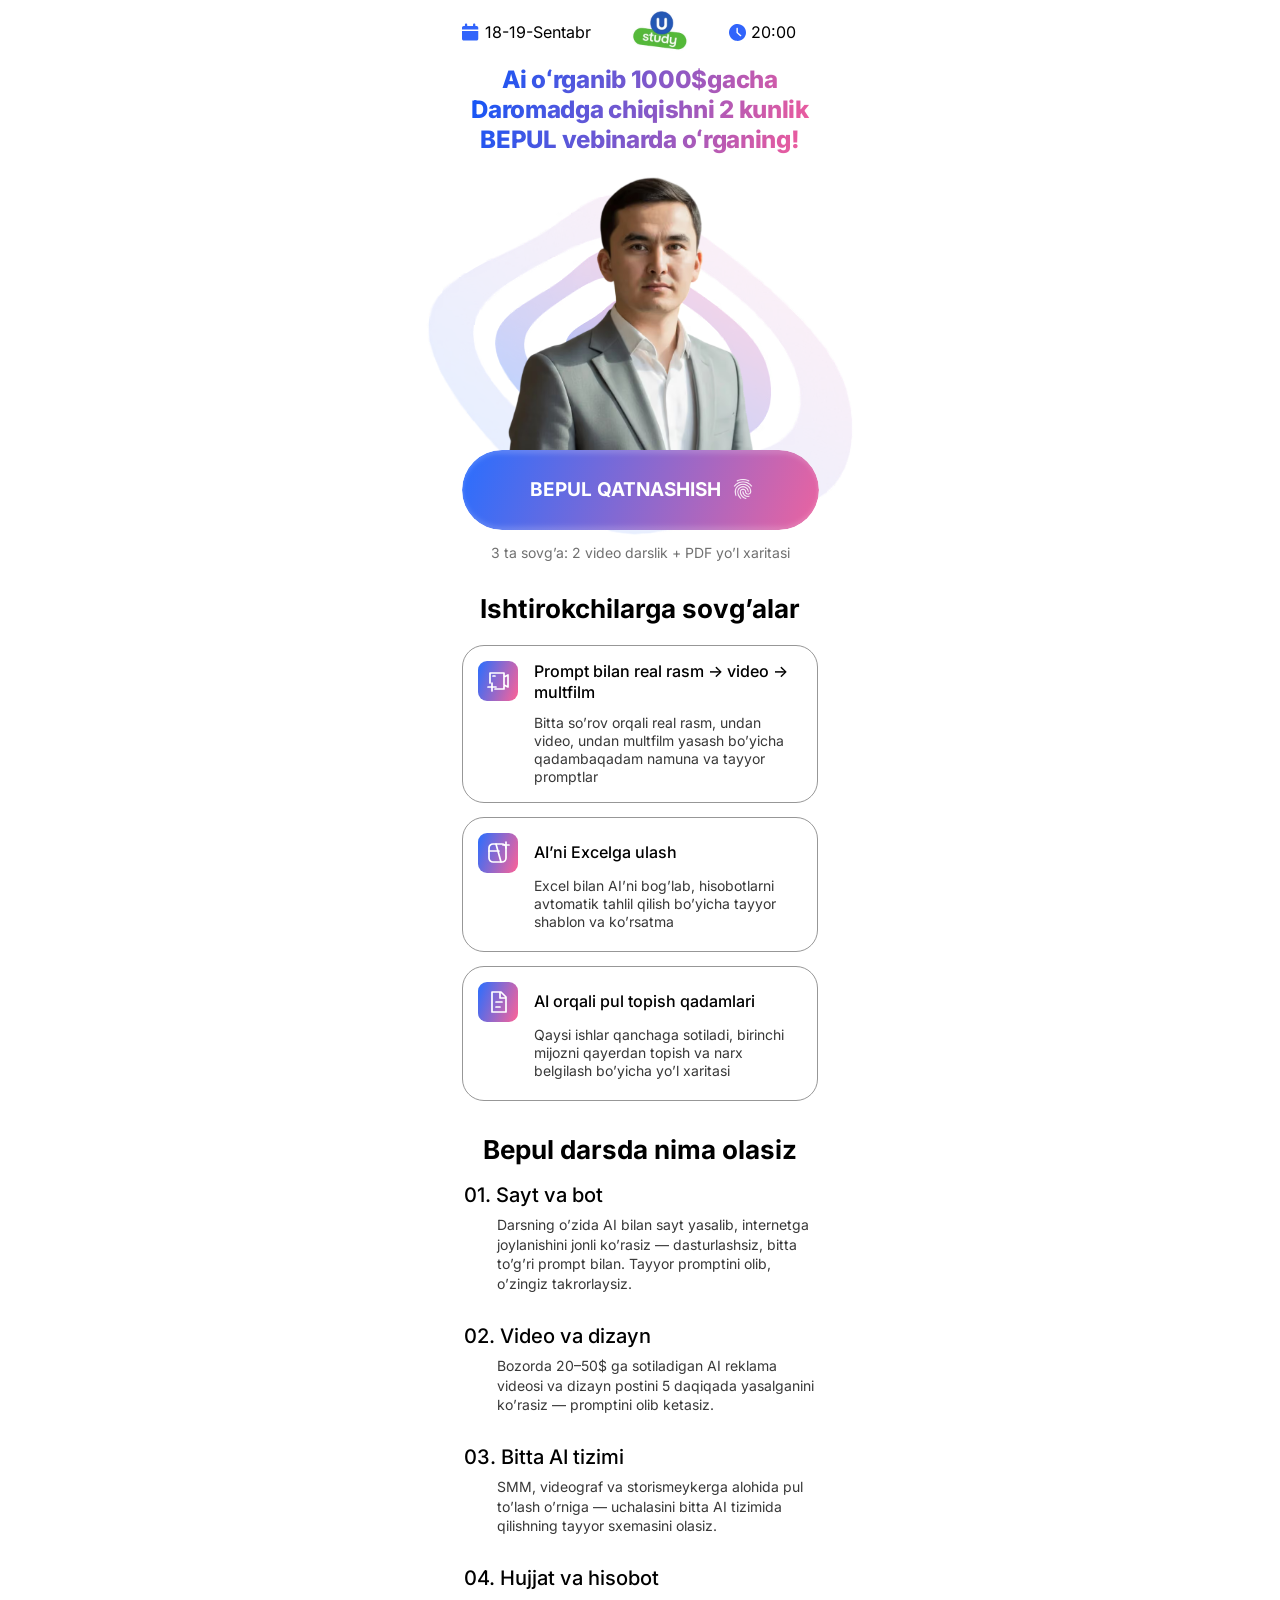
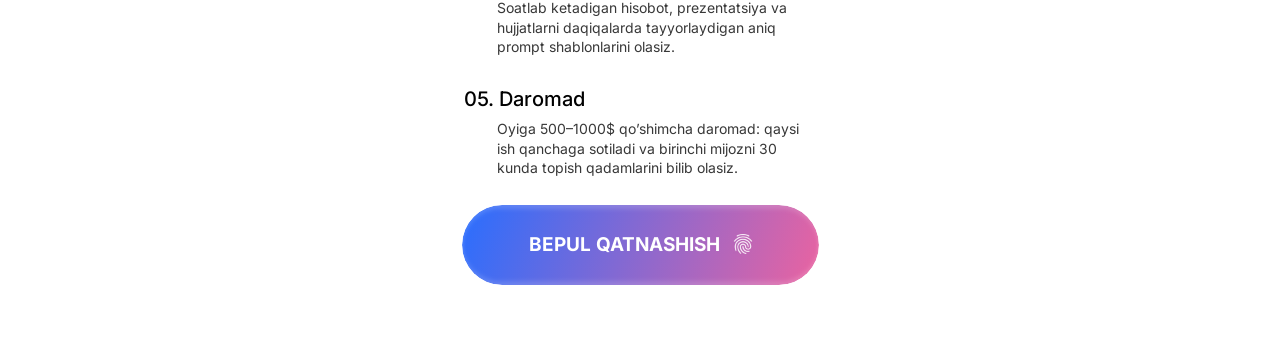
<file: index.html>
<!doctype html>
<html lang="uz">
<head>
<meta charset="utf-8">
<meta name="viewport" content="width=390, viewport-fit=cover">
<title>Ai oʻrganib 1000$gacha Daromadga chiqishni 2 kunlik BEPUL vebinarda oʻrganing!</title>
<meta name="description" content="Sun’iy intellektga to’g’ri prompt berish orqali — yillab kod o’rganmasdan. Bepul jonli dars.">
<meta name="theme-color" content="#ffffff">
<meta property="og:title" content="Ai oʻrganib 1000$gacha Daromadga chiqishni 2 kunlik BEPUL vebinarda oʻrganing!">
<meta property="og:description" content="Sun’iy intellektga to’g’ri prompt berish orqali — yillab kod o’rganmasdan. Bepul jonli dars.">
<meta property="og:image" content="https://suniy-intellektt.vercel.app/assets/speaker.avif">
<meta property="og:url" content="https://suniy-intellektt.vercel.app/">
<meta property="og:type" content="website">
<link rel="canonical" href="https://suniy-intellektt.vercel.app/">
<link rel="icon" href="./assets/logo.avif">
<style>
@font-face{font-family:Inter;src:url(./fonts/inter-latin-400-800.woff2) format("woff2");font-style:normal;font-weight:400 800;font-display:swap}@font-face{font-family:"Inter Fallback";src:local("Arial");size-adjust:104.971%;ascent-override:92.287%;descent-override:22.979%;line-gap-override:0%}
:root{--blue:#3164fb;--gradient:linear-gradient(110deg,#286eff,#ff6296);--font:Inter,"Inter Fallback",Arial,sans-serif}*,*::before,*::after{box-sizing:border-box}html{-webkit-text-size-adjust:100%}body{position:relative;margin:0;background:#fff;color:#000;font-family:var(--font);font-size:14px;line-height:1.3;-webkit-font-smoothing:antialiased}img,svg{display:block}button{font:inherit;cursor:pointer}p,h1,h2,h3{margin:0}.page{position:relative;z-index:1;width:390px;min-height:1941px;margin-inline:auto;overflow:hidden}.hero{position:relative;height:592px}.event{position:relative;height:65px}.event svg,.event p,.logo{position:absolute}.date-ico{left:17px;top:23px;width:17px;height:18px}.date-txt{left:40px;top:24.228px;font-size:16px;line-height:16px}.clock-ico{left:284px;top:24px;width:17px;height:17px}.clock-txt{left:306px;top:24.234px;width:45px;font-size:16px;line-height:16px;text-align:center}.logo{left:181px;top:-3px;width:68px;height:68px;background:url(./assets/logo.avif) center/contain no-repeat}.h1{position:absolute;left:6px;top:65px;width:378px;font-family:var(--font);font-size:24px;font-weight:800;line-height:30px;text-align:center;letter-spacing:-.3px;background:linear-gradient(110deg,#0055ff,#ff5c96);-webkit-background-clip:text;background-clip:text;color:transparent}.headline-line{display:block;white-space:nowrap}.intro{position:absolute;left:45px;top:170px;width:301px;font-size:14px;font-weight:500;line-height:18.2px;text-align:center;color:#626262}.hero-art{position:absolute;top:-60px;left:0;width:100%;height:718px;overflow:hidden;pointer-events:none}.ring{position:absolute;background-position:center;background-size:100% 100%;background-repeat:no-repeat;pointer-events:none}.ring-middle{left:calc(50% - 194.279px);top:255.734px;width:382px;height:340px;background-image:url(./assets/s1-ring-middle.avif)}.ring-inner{left:calc(50% - 98.641px);top:332.365px;width:191px;height:170px;background-image:url(./assets/s1-ring-inner.avif)}.ring-outer{left:calc(50% - 293.395px);top:160.908px;width:598px;height:557px;background-image:url(./assets/s1-ring-outer.avif)}.person{position:absolute;left:57px;top:176px;width:257px;height:303px;background:url(./assets/speaker.avif) center/100% 100% no-repeat}.cta{position:relative;display:block;width:357px;height:80px;margin-inline:auto;padding:0;border:0;border-radius:96px;background:url(./assets/txt/cta-bg.svg) center/100% 100% no-repeat;color:#fff}.cta-1{position:absolute;left:17px;top:450px}.cta-label{position:absolute;left:59px;top:30px;width:208px;font-family:var(--font);font-size:19px;font-weight:700;line-height:20px;text-align:center;white-space:nowrap}.cta-icon{position:absolute;left:271px;top:29px;width:20px;height:20px}.cta:focus-visible{outline:3px solid var(--blue);outline-offset:5px}.caption{position:absolute;left:46px;top:546px;width:299px;color:#707070;font-size:14px;line-height:14px;text-align:center}
.section-title{position:relative;height:33px;font-family:var(--font);font-size:26px;font-weight:700;line-height:33px;text-align:center}.gifts-title{width:378px;margin-inline:auto}
</style>
<link rel="stylesheet" href="./css/main.css" media="print" onload="this.media='all'" />
<noscript>
  <link rel="stylesheet" href="./css/main.css" />
</noscript>
</head>
<body data-variant="1">

<div class="hero-art" aria-hidden="true">
    <div class="ring ring-middle" aria-hidden="true"></div>
    <div class="ring ring-inner" aria-hidden="true"></div>
    <div class="ring ring-outer" aria-hidden="true"></div>
</div>

<main class="page">
  <section class="hero" aria-labelledby="hero-title">
    <header class="event" aria-label="Dars sanasi va vaqti">
      <svg class="date-ico" width="17" height="18" viewBox="0 0 18 18" fill="none" aria-hidden="true"><path fill-rule="evenodd" clip-rule="evenodd" d="M5.535 1.28571C5.535 0.575634 4.9843 0 4.305 0C3.62569 0 3.075 0.575634 3.075 1.28571V2.57143H1.845C0.826034 2.57143 0 3.43488 0 4.5V6.42857H17.22V4.5C17.22 3.43488 16.3939 2.57143 15.375 2.57143H14.1451V1.28571C14.1451 0.575634 13.5944 0 12.9151 0C12.2358 0 11.6851 0.575634 11.6851 1.28571V2.57143H5.535V1.28571ZM17.22 8.03571H0V16.0714C0 17.1365 0.826034 18 1.845 18H15.375C16.3939 18 17.22 17.1365 17.22 16.0714V8.03571Z" fill="#3164FB"/></svg>
      <p class="date-txt">18-19-Sentabr</p>
      <div class="logo" role="img" aria-label="uStudy"></div>
      <svg class="clock-ico" width="17" height="17" viewBox="0 0 17 17" fill="none" aria-hidden="true"><path d="M8.5 0C6.81886 0 5.17547 0.495364 3.77766 1.42345C2.37984 2.35154 1.29037 3.67066 0.647028 5.21401C0.00368291 6.75736 -0.164645 8.45562 0.163329 10.094C0.491303 11.7324 1.30085 13.2374 2.4896 14.4187C3.67834 15.5999 5.1929 16.4043 6.84173 16.7302C8.49057 17.0561 10.1996 16.8888 11.7528 16.2496C13.306 15.6103 14.6335 14.5277 15.5675 13.1387C16.5015 11.7498 17 10.1168 17 8.44625C17 6.20617 16.1045 4.05783 14.5104 2.47385C12.9163 0.88987 10.7543 0 8.5 0ZM12.1833 12.1204C12.1203 12.1892 12.0442 12.2449 11.9594 12.2843C11.8746 12.3237 11.7828 12.346 11.6893 12.3499C11.5957 12.3539 11.5024 12.3393 11.4145 12.3072C11.3267 12.275 11.2461 12.2259 11.1775 12.1626L7.63584 8.9671C7.56886 8.89826 7.51673 8.81656 7.48262 8.727C7.44852 8.63744 7.43317 8.54191 7.4375 8.44625V4.57505C7.4375 4.38838 7.51213 4.20935 7.64497 4.07735C7.77781 3.94535 7.95797 3.8712 8.14583 3.8712C8.3337 3.8712 8.51386 3.94535 8.6467 4.07735C8.77954 4.20935 8.85417 4.38838 8.85417 4.57505V8.13656L12.1338 11.1279C12.2725 11.2532 12.3556 11.428 12.3649 11.614C12.3742 11.8 12.3089 11.9821 12.1833 12.1204Z" fill="#3164FB"/></svg>
      <p class="clock-txt">20:00</p>
    </header>
    <h1 id="hero-title" class="h1"><span class="headline-line">Ai oʻrganib 1000$gacha</span> <span class="headline-line">Daromadga chiqishni 2 kunlik</span> <span class="headline-line">BEPUL vebinarda oʻrganing!</span></h1>
    <!-- <p class="intro">Sun’iy intellektga to’g’ri prompt berish orqali — yillab kod o’rganmasdan. Bepul jonli dars.</p> -->
    <div class="person" role="img" aria-label="Vebinar spikeri"></div>
    <button type="button" class="cta cta-1 registerBtn">
      <span class="cta-label">BEPUL QATNASHISH</span>
      <img class="cta-icon" src="./assets/s1-fingerprint.avif" alt="" width="20" height="20" loading="lazy" decoding="async">
    </button>
    <p class="caption">3 ta sovg’a: 2 video darslik + PDF yo’l xaritasi</p>
  </section>
  <section class="gifts" aria-labelledby="gifts-title">
    <h2 id="gifts-title" class="section-title gifts-title">Ishtirokchilarga sovg’alar</h2>
    <div class="gift-list">
      <article class="gift-card">
        <span class="gift-icon" aria-hidden="true"><svg viewBox="0 0 24 24" fill="none" stroke="currentColor" stroke-width="1.7" stroke-linecap="round" stroke-linejoin="round"><path d="M4 14V4h14v16H9M18 8l4-2v12l-4-2M2 18h8m-4-4v8M7 7h2"/></svg></span>
        <h3>Prompt bilan real rasm → video → multfilm</h3>
        <p>Bitta so’rov orqali real rasm, undan video, undan multfilm yasash bo’yicha qadambaqadam namuna va tayyor promptlar</p>
      </article>
      <article class="gift-card">
        <span class="gift-icon" aria-hidden="true"><svg viewBox="0 0 24 24" fill="none" stroke="currentColor" stroke-width="1.7" stroke-linecap="round" stroke-linejoin="round"><rect x="3" y="3" width="17" height="18" rx="4"/><path d="M3 10h10m-3-7 5 18m5-20v6m-3-3h6"/></svg></span>
        <h3>AI’ni Excelga ulash</h3>
        <p>Excel bilan AI’ni bog’lab, hisobotlarni avtomatik tahlil qilish bo’yicha tayyor shablon va ko’rsatma</p>
      </article>
      <article class="gift-card">
        <span class="gift-icon" aria-hidden="true"><svg viewBox="0 0 24 24" fill="none" stroke="currentColor" stroke-width="1.7" stroke-linecap="round" stroke-linejoin="round"><path d="M6 2h9l5 5v15H6zM14 2v6h6M10 12h6m-6 5h4"/></svg></span>
        <h3>AI orqali pul topish qadamlari</h3>
        <p>Qaysi ishlar qanchaga sotiladi, birinchi mijozni qayerdan topish va narx belgilash bo’yicha yo’l xaritasi</p>
      </article>
    </div>
  </section>
  <section class="lessons" aria-labelledby="lessons-title">
    <h2 id="lessons-title" class="section-title lessons-title">Bepul darsda nima olasiz</h2>
    <div class="lesson-list">
      <article class="lesson">
        <h3>01. Sayt va bot</h3>
        <p>Darsning o’zida AI bilan sayt yasalib, internetga joylanishini jonli ko’rasiz — dasturlashsiz, bitta to’g’ri prompt bilan. Tayyor promptini olib, o’zingiz takrorlaysiz.</p>
      </article>
      <article class="lesson">
        <h3>02. Video va dizayn</h3>
        <p>Bozorda 20–50$ ga sotiladigan AI reklama videosi va dizayn postini 5 daqiqada yasalganini ko’rasiz — promptini olib ketasiz.</p>
      </article>
      <article class="lesson">
        <h3>03. Bitta AI tizimi</h3>
        <p>SMM, videograf va storismeykerga alohida pul to’lash o’rniga — uchalasini bitta AI tizimida qilishning tayyor sxemasini olasiz.</p>
      </article>
      <article class="lesson">
        <h3>04. Hujjat va hisobot</h3>
        <p>Soatlab ketadigan hisobot, prezentatsiya va hujjatlarni daqiqalarda tayyorlaydigan aniq prompt shablonlarini olasiz.</p>
      </article>
      <article class="lesson">
        <h3>05. Daromad</h3>
        <p>Oyiga 500–1000$ qo’shimcha daromad: qaysi ish qanchaga sotiladi va birinchi mijozni 30 kunda topish qadamlarini bilib olasiz.</p>
      </article>
    </div>
  </section>
    <button type="button" class="cta cta-2 registerBtn">
      <span class="cta-label">BEPUL QATNASHISH</span>
      <img class="cta-icon" src="./assets/s1-fingerprint.avif" alt="" width="20" height="20" loading="lazy" decoding="async">
    </button>
</main>

<div id="registrationModal" class="homeModal" style="display: none">
  <div class="homeModalOverlay"></div>
  <div class="homeFormContainer">
    <button class="closeButton" id="closeModalBtn" aria-label="Yopish">
      <svg width="16" height="16" viewBox="0 0 12 12" fill="none">
        <path d="M1 11L11 1M1 1.00001L11 11" stroke="currentColor" stroke-width="1.5" stroke-linecap="round" />
      </svg>
    </button>
    <div class="homeFormTop">
      <h2 class="homeFormTopTitle">Ro’yxatdan o’tish uchun telefon raqamingizni kiriting!</h2>
    </div>
    <form id="registrationForm" name="contact-form">
      <div class="HomeFormRow">
        <label class="HomeFormRowLabel" for="phone">Telefon raqamingiz:</label>
        <div class="phone-input-container">
          <button type="button" class="selected-country" id="selectedCountry" aria-label="Davlat kodini tanlash">
            <span class="selected-flag" id="selectedCountryFlag">🇺🇿</span>
            <svg id="dropdownIcon" width="16" height="16" viewBox="0 0 24 24" fill="none" stroke="currentColor" stroke-width="2" stroke-linecap="round" stroke-linejoin="round"><polyline points="6 9 12 15 18 9" /></svg>
            <span class="selected-code" id="selectedCountryCodeText">+998</span>
          </button>
          <div class="country-dropdown" id="countryDropdown" style="display: none"></div>
          <div class="phone-field">
            <input class="HomeFormRowInput phone-input" type="tel" id="phone" name="phone" inputmode="numeric" placeholder="88 888 88 88" autocomplete="tel" style="border: none; background-color: transparent; padding-left: 5px" />
          </div>
        </div>
        <p class="homeFormErrorText" id="phoneError" style="display: none">❌ Telefon raqam mos emas!</p>
      </div>
      <button type="submit" class="HomeFormBtn" id="submitBtn">DAVOM ETISH</button>
    </form>
  </div>
</div>

<script defer src="./js/timer.js"></script>
<script defer src="./js/phoneFormatter.js"></script>
<script defer src="./js/app.js"></script>
<!-- Meta Pixel Code -->
<script>
!function(f,b,e,v,n,t,s)
{if(f.fbq)return;n=f.fbq=function(){n.callMethod?
n.callMethod.apply(n,arguments):n.queue.push(arguments)};
if(!f._fbq)f._fbq=n;n.push=n;n.loaded=!0;n.version='2.0';
n.queue=[];t=b.createElement(e);t.async=!0;
t.src=v;s=b.getElementsByTagName(e)[0];
s.parentNode.insertBefore(t,s)}(window, document,'script',
'https://connect.facebook.net/en_US/fbevents.js');
fbq('init', '1569223030890988');
fbq('track', 'PageView');
</script>
<noscript><img alt="" loading="lazy" decoding="async" height="1" width="1" style="display:none"
src="https://www.facebook.com/tr?id=1569223030890988&ev=PageView&noscript=1"
/></noscript>
<!-- End Meta Pixel Code -->
</body>
</html>
</file>
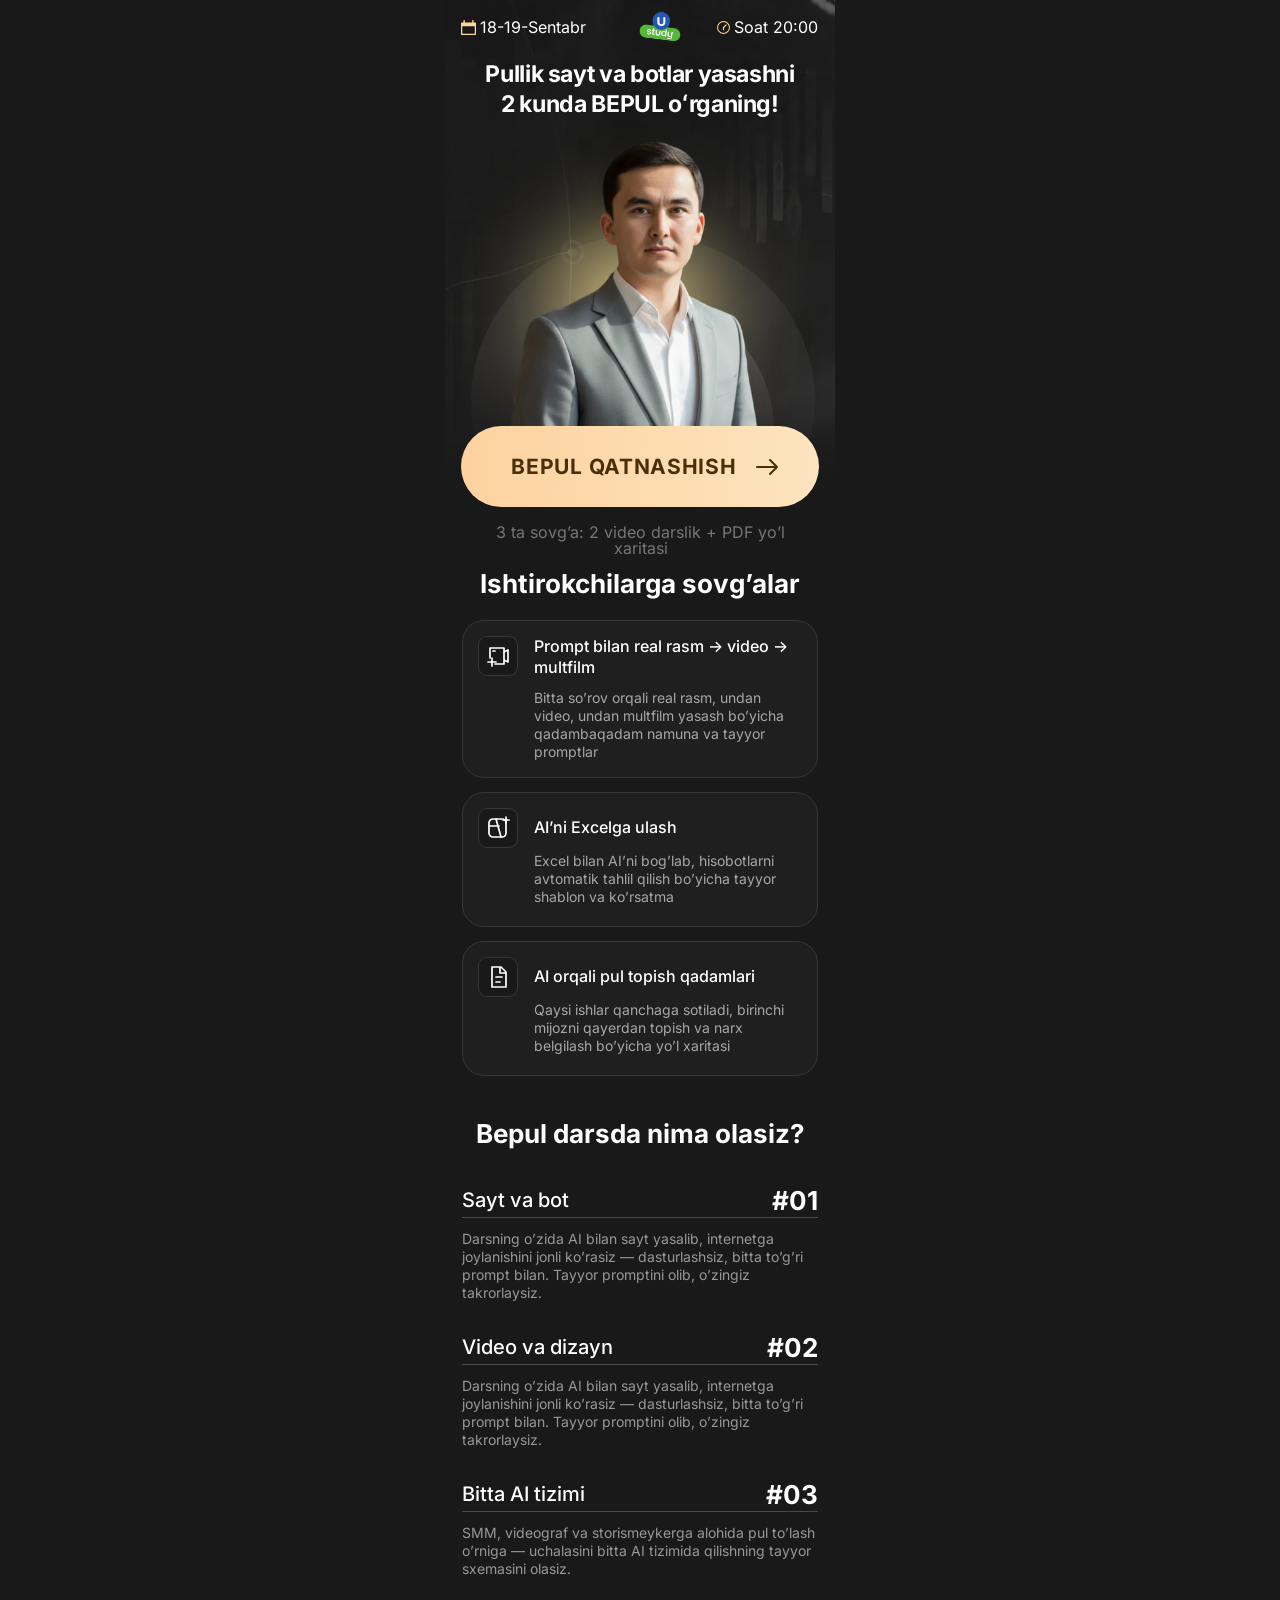
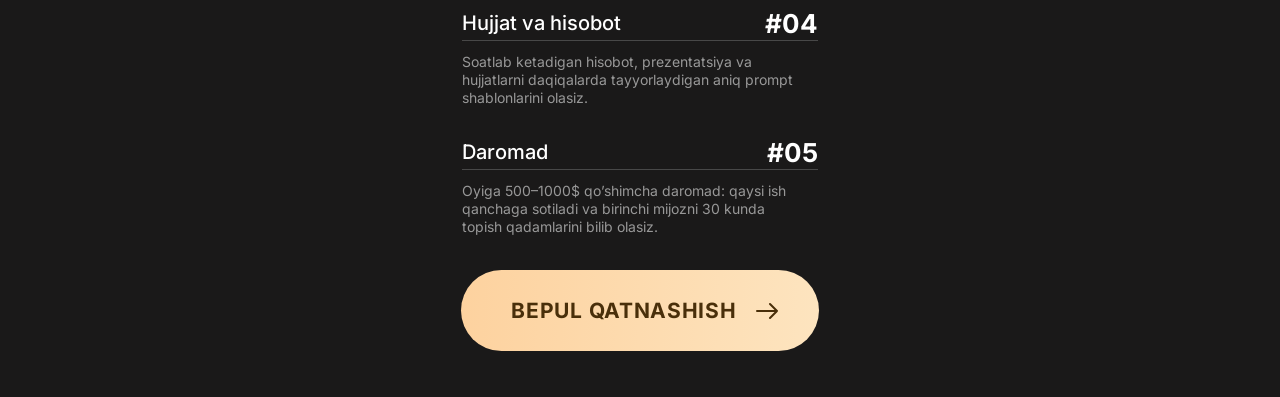
<file: a/index.html>
<!doctype html>
<html lang="uz">
<head>
<meta charset="utf-8">
<base href="/a/">
<meta name="viewport" content="width=390, viewport-fit=cover">
<title>Pullik sayt va botlar yasashni 2 kunda BEPUL oʻrganing!</title>
<meta name="description" content="Qaysi ishlar qanchaga sotiladi, birinchi mijozni qayerdan topish va narxni qanday belgilash — 2 kunlik bepul darsda.">
<meta name="theme-color" content="#1A1919">
<meta property="og:title" content="Pullik sayt va botlar yasashni 2 kunda BEPUL oʻrganing!">
<meta property="og:description" content="Qaysi ishlar qanchaga sotiladi, birinchi mijozni qayerdan topish va narxni qanday belgilash — 2 kunlik bepul darsda.">
<meta property="og:image" content="https://suniy-intellektt.vercel.app/a/assets/speaker.avif">
<meta property="og:url" content="https://suniy-intellektt.vercel.app/a/">
<meta property="og:type" content="website">
<link rel="canonical" href="https://suniy-intellektt.vercel.app/a/">
<link rel="icon" href="./assets/logo.avif">
<style>
@font-face{font-family:Inter;src:url(../fonts/inter-latin-400-800.woff2) format("woff2");font-style:normal;font-weight:400 800;font-display:swap}@font-face{font-family:"Inter Fallback";src:local("Arial");size-adjust:104.971%;ascent-override:92.287%;descent-override:22.979%;line-gap-override:0%}
:root{--ink:#1a1919;--gold:#ffd899;--gold-ink:#492f0a;--font:Inter,"Inter Fallback",Arial,sans-serif}*,*::before,*::after{box-sizing:border-box}html{-webkit-text-size-adjust:100%}body{margin:0;background:var(--ink);color:#fff;font-family:var(--font);font-size:14px;line-height:1.3;-webkit-font-smoothing:antialiased}img,svg{display:block}button{font:inherit;cursor:pointer}p,h1,h2,h3{margin:0}.page{position:relative;width:390px;min-height:1997.1px;margin-inline:auto;overflow:hidden;background:var(--ink)}.hero{position:relative;height:567.1px}.hero-bg{position:absolute;left:0;top:-101.9px;width:390px;height:657px;background:url(./assets/s2-bg.avif) 0 0/390px 657px no-repeat}.ring{position:absolute;left:26px;top:234.1px;width:344px;height:333px;border-radius:50%;background:rgba(255,255,255,.05)}.ring-in{position:absolute;left:65.879px;top:298.253px;width:263.548px;height:263.548px;border-radius:50%;background:rgba(255,255,255,.1)}.fade{position:absolute;left:0;top:356.1px;width:390px;height:218px;background:linear-gradient(180deg,rgba(26,25,25,0),var(--ink) 56.176%)}.glow{position:absolute;left:114px;top:239.1px;width:147px;height:147px;border-radius:50%;background:linear-gradient(160deg,#ffdf70,#ffe9a6 50%,rgba(255,223,112,.83));filter:blur(50px)}.person{position:absolute;left:60px;top:140.1px;width:256px;height:301px;background:url(./assets/speaker.avif) center/100% 100% no-repeat}.event{position:relative;height:60px}.event svg,.event p,.logo{position:absolute}.date-ico{left:16px;top:20px;width:15px;height:15px}.date-txt{left:35px;top:19px;font-size:16px;line-height:16px}.clock-ico{left:272px;top:21px;width:13px;height:13px}.clock-txt{left:289px;top:19px;width:84px;font-size:16px;line-height:16px;text-align:center}.logo{left:189px;top:1px;width:52px;height:52px;background:url(./assets/logo.avif) center/contain no-repeat}.h1{position:absolute;left:6px;top:60px;width:378px;font-family:var(--font);font-size:23px;font-weight:700;line-height:29.9px;letter-spacing:-.35px;text-align:center;color:#fff}.headline-line{display:block;white-space:nowrap}.intro{position:absolute;left:6px;top:157px;width:378px;max-width:calc(100% - 12px);color:#b7b7b7;font-size:13.5px;font-weight:500;line-height:18.2px;text-align:center;text-wrap:balance;letter-spacing:-.05px}.cta{position:relative;display:block;width:358px;height:81px;padding:0;margin-inline:auto;border:0;border-radius:40.5px;background:linear-gradient(91.4deg,#fdd29f,#fde4bf);color:var(--gold-ink)}.cta-1{position:absolute;left:16px;top:426.1px}.cta-label{position:absolute;left:42px;top:28px;width:242px;font-family:var(--font);font-size:21px;font-weight:700;line-height:26px;letter-spacing:.7px;text-align:center;white-space:nowrap}.cta-arrow{position:absolute;left:295px;top:32px;width:23px;height:18px}.cta:focus-visible{outline:3px solid var(--gold);outline-offset:5px}.caption{position:absolute;left:25px;top:524.1px;width:341px;color:#767676;font-size:16px;line-height:16px;text-align:center}.gifts{position:relative}.section-title{position:relative;height:33px;font-family:var(--font);font-size:26px;font-weight:700;line-height:33px;text-align:center}.gifts-title{width:378px;margin-inline:auto}
</style>
<link rel="stylesheet" href="./css/main.css" media="print" onload="this.media='all'" />
<noscript>
  <link rel="stylesheet" href="./css/main.css" />
</noscript>
</head>
<body data-variant="2">

<main class="page">
  <section class="hero" aria-labelledby="hero-title">
    <div class="hero-bg" aria-hidden="true"></div>
    <div class="ring" aria-hidden="true"></div>
    <div class="ring-in" aria-hidden="true"></div>
    <div class="fade" aria-hidden="true"></div>
    <div class="glow" aria-hidden="true"></div>
    <div class="person" role="img" aria-label="Vebinar spikeri"></div>
    <header class="event" aria-label="Dars sanasi va vaqti">
      <svg class="date-ico" width="15" height="15" viewBox="0 0 15 15" fill="none" aria-hidden="true"><path d="M3.75 2.5H11.25V0H12.5V2.5H14.375C14.7202 2.5 15 2.77982 15 3.125V14.375C15 14.7202 14.7202 15 14.375 15H0.625C0.279822 15 0 14.7202 0 14.375V3.125C0 2.77982 0.279822 2.5 0.625 2.5H2.5V0H3.75V2.5ZM1.25 13.75H13.75V6.25H1.25V13.75Z" fill="#FFD899"/></svg>
      <p class="date-txt">18-19-Sentabr</p>
      <div class="logo" role="img" aria-label="uStudy"></div>
      <svg class="clock-ico" width="13" height="13" viewBox="0 0 15 15" fill="none" aria-hidden="true"><path d="M0.633809 7.49999C0.633809 5.67895 1.35721 3.93252 2.64487 2.64488C3.93253 1.35717 5.67897 0.633801 7.5 0.633801C9.32104 0.633801 11.0675 1.35717 12.3551 2.64488C13.6428 3.93252 14.3662 5.67895 14.3662 7.49999C14.3662 9.32102 13.6428 11.0675 12.3551 12.3551C11.0675 13.6428 9.32104 14.3662 7.5 14.3662C5.67897 14.3662 3.93253 13.6428 2.64487 12.3551C1.35721 11.0675 0.633809 9.32102 0.633809 7.49999Z" stroke="#FFD899" stroke-width="1.2" stroke-linecap="round" stroke-linejoin="round"/><path d="M7.5 7.50001V9.95222" stroke="#FFD899" stroke-width="1.2676" stroke-linecap="round" stroke-linejoin="round"/><path d="M7.5 7.49999L10.5649 4.4344" stroke="#FFD899" stroke-width="1.2676" stroke-linecap="round" stroke-linejoin="round"/></svg>
      <p class="clock-txt">Soat 20:00</p>
    </header>
    <h1 id="hero-title" class="h1"><span class="headline-line">Pullik sayt va botlar yasashni</span> <span class="headline-line">2 kunda BEPUL oʻrganing!</span></h1>
    <!-- <p class="intro">Qaysi ishlar qanchaga sotiladi, birinchi mijozni qayerdan topish va narxni qanday belgilash — 2 kunlik bepul darsda.</p> -->
    <button type="button" class="cta cta-1 registerBtn">
      <span class="cta-label">BEPUL QATNASHISH</span>
      <svg class="cta-arrow" viewBox="0 0 23 18" fill="none" aria-hidden="true"><path d="M1 9h20m-7-7 7 7-7 7" stroke="currentColor" stroke-width="2" stroke-linecap="round" stroke-linejoin="round"/></svg>
    </button>
    <p class="caption">3 ta sovg’a: 2 video darslik + PDF yo’l xaritasi</p>
  </section>
  <section class="gifts" aria-labelledby="gifts-title">
    <h2 id="gifts-title" class="section-title gifts-title">Ishtirokchilarga sovg’alar</h2>
    <div class="gift-list">
      <article class="gift-card">
        <span class="gift-icon" aria-hidden="true"><svg viewBox="0 0 24 24" fill="none" stroke="currentColor" stroke-width="1.7" stroke-linecap="round" stroke-linejoin="round"><path d="M4 14V4h14v16H9M18 8l4-2v12l-4-2M2 18h8m-4-4v8M7 7h2"/></svg></span>
        <h3>Prompt bilan real rasm → video → multfilm</h3>
        <p>Bitta so’rov orqali real rasm, undan video, undan multfilm yasash bo’yicha qadambaqadam namuna va tayyor promptlar</p>
      </article>
      <article class="gift-card">
        <span class="gift-icon" aria-hidden="true"><svg viewBox="0 0 24 24" fill="none" stroke="currentColor" stroke-width="1.7" stroke-linecap="round" stroke-linejoin="round"><rect x="3" y="3" width="17" height="18" rx="4"/><path d="M3 10h10m-3-7 5 18m5-20v6m-3-3h6"/></svg></span>
        <h3>AI’ni Excelga ulash</h3>
        <p>Excel bilan AI’ni bog’lab, hisobotlarni avtomatik tahlil qilish bo’yicha tayyor shablon va ko’rsatma</p>
      </article>
      <article class="gift-card">
        <span class="gift-icon" aria-hidden="true"><svg viewBox="0 0 24 24" fill="none" stroke="currentColor" stroke-width="1.7" stroke-linecap="round" stroke-linejoin="round"><path d="M6 2h9l5 5v15H6zM14 2v6h6M10 12h6m-6 5h4"/></svg></span>
        <h3>AI orqali pul topish qadamlari</h3>
        <p>Qaysi ishlar qanchaga sotiladi, birinchi mijozni qayerdan topish va narx belgilash bo’yicha yo’l xaritasi</p>
      </article>
    </div>
  </section>
  <section class="lessons" aria-labelledby="lessons-title">
    <h2 id="lessons-title" class="section-title lessons-title">Bepul darsda nima olasiz?</h2>
    <div class="lesson-list">
      <article class="lesson">
        <div class="lesson-heading"><h3>Sayt va bot</h3><span class="lesson-number" aria-hidden="true">#01</span></div>
        <p>Darsning o’zida AI bilan sayt yasalib, internetga joylanishini jonli ko’rasiz — dasturlashsiz, bitta to’g’ri prompt bilan. Tayyor promptini olib, o’zingiz takrorlaysiz.</p>
      </article>
      <article class="lesson">
        <div class="lesson-heading"><h3>Video va dizayn</h3><span class="lesson-number" aria-hidden="true">#02</span></div>
        <p>Darsning o’zida AI bilan sayt yasalib, internetga joylanishini jonli ko’rasiz — dasturlashsiz, bitta to’g’ri prompt bilan. Tayyor promptini olib, o’zingiz takrorlaysiz.</p>
      </article>
      <article class="lesson">
        <div class="lesson-heading"><h3>Bitta AI tizimi</h3><span class="lesson-number" aria-hidden="true">#03</span></div>
        <p>SMM, videograf va storismeykerga alohida pul to’lash o’rniga — uchalasini bitta AI tizimida qilishning tayyor sxemasini olasiz.</p>
      </article>
      <article class="lesson">
        <div class="lesson-heading"><h3>Hujjat va hisobot</h3><span class="lesson-number" aria-hidden="true">#04</span></div>
        <p>Soatlab ketadigan hisobot, prezentatsiya va hujjatlarni daqiqalarda tayyorlaydigan aniq prompt shablonlarini olasiz.</p>
      </article>
      <article class="lesson">
        <div class="lesson-heading"><h3>Daromad</h3><span class="lesson-number" aria-hidden="true">#05</span></div>
        <p>Oyiga 500–1000$ qo’shimcha daromad: qaysi ish qanchaga sotiladi va birinchi mijozni 30 kunda topish qadamlarini bilib olasiz.</p>
      </article>
    </div>
  </section>
    <button type="button" class="cta cta-2 registerBtn">
      <span class="cta-label">BEPUL QATNASHISH</span>
      <svg class="cta-arrow" viewBox="0 0 23 18" fill="none" aria-hidden="true"><path d="M1 9h20m-7-7 7 7-7 7" stroke="currentColor" stroke-width="2" stroke-linecap="round" stroke-linejoin="round"/></svg>
    </button>
</main>

<div id="registrationModal" class="homeModal" style="display: none">
  <div class="homeModalOverlay"></div>
  <div class="homeFormContainer">
    <button class="closeButton" id="closeModalBtn" aria-label="Yopish">
      <svg width="16" height="16" viewBox="0 0 12 12" fill="none">
        <path d="M1 11L11 1M1 1.00001L11 11" stroke="currentColor" stroke-width="1.5" stroke-linecap="round" />
      </svg>
    </button>
    <div class="homeFormTop">
      <h2 class="homeFormTopTitle">Ro’yxatdan o’tish uchun telefon raqamingizni kiriting!</h2>
    </div>
    <form id="registrationForm" name="contact-form">
      <div class="HomeFormRow">
        <label class="HomeFormRowLabel" for="phone">Telefon raqamingiz:</label>
        <div class="phone-input-container">
          <button type="button" class="selected-country" id="selectedCountry" aria-label="Davlat kodini tanlash">
            <span class="selected-flag" id="selectedCountryFlag">🇺🇿</span>
            <svg id="dropdownIcon" width="16" height="16" viewBox="0 0 24 24" fill="none" stroke="currentColor" stroke-width="2" stroke-linecap="round" stroke-linejoin="round"><polyline points="6 9 12 15 18 9" /></svg>
            <span class="selected-code" id="selectedCountryCodeText">+998</span>
          </button>
          <div class="country-dropdown" id="countryDropdown" style="display: none"></div>
          <div class="phone-field">
            <input class="HomeFormRowInput phone-input" type="tel" id="phone" name="phone" inputmode="numeric" placeholder="88 888 88 88" autocomplete="tel" style="border: none; background-color: transparent; padding-left: 5px" />
          </div>
        </div>
        <p class="homeFormErrorText" id="phoneError" style="display: none">❌ Telefon raqam mos emas!</p>
      </div>
      <button type="submit" class="HomeFormBtn" id="submitBtn">DAVOM ETISH</button>
    </form>
  </div>
</div>

<script defer src="../js/timer.js"></script>
<script defer src="../js/phoneFormatter.js"></script>
<script defer src="../js/app.js"></script>
<!-- Meta Pixel Code -->
<script>
!function(f,b,e,v,n,t,s)
{if(f.fbq)return;n=f.fbq=function(){n.callMethod?
n.callMethod.apply(n,arguments):n.queue.push(arguments)};
if(!f._fbq)f._fbq=n;n.push=n;n.loaded=!0;n.version='2.0';
n.queue=[];t=b.createElement(e);t.async=!0;
t.src=v;s=b.getElementsByTagName(e)[0];
s.parentNode.insertBefore(t,s)}(window, document,'script',
'https://connect.facebook.net/en_US/fbevents.js');
fbq('init', '1569223030890988');
fbq('track', 'PageView');
</script>
<noscript><img alt="" loading="lazy" decoding="async" height="1" width="1" style="display:none"
src="https://www.facebook.com/tr?id=1569223030890988&ev=PageView&noscript=1"
/></noscript>
<!-- End Meta Pixel Code -->
</body>
</html>
</file>
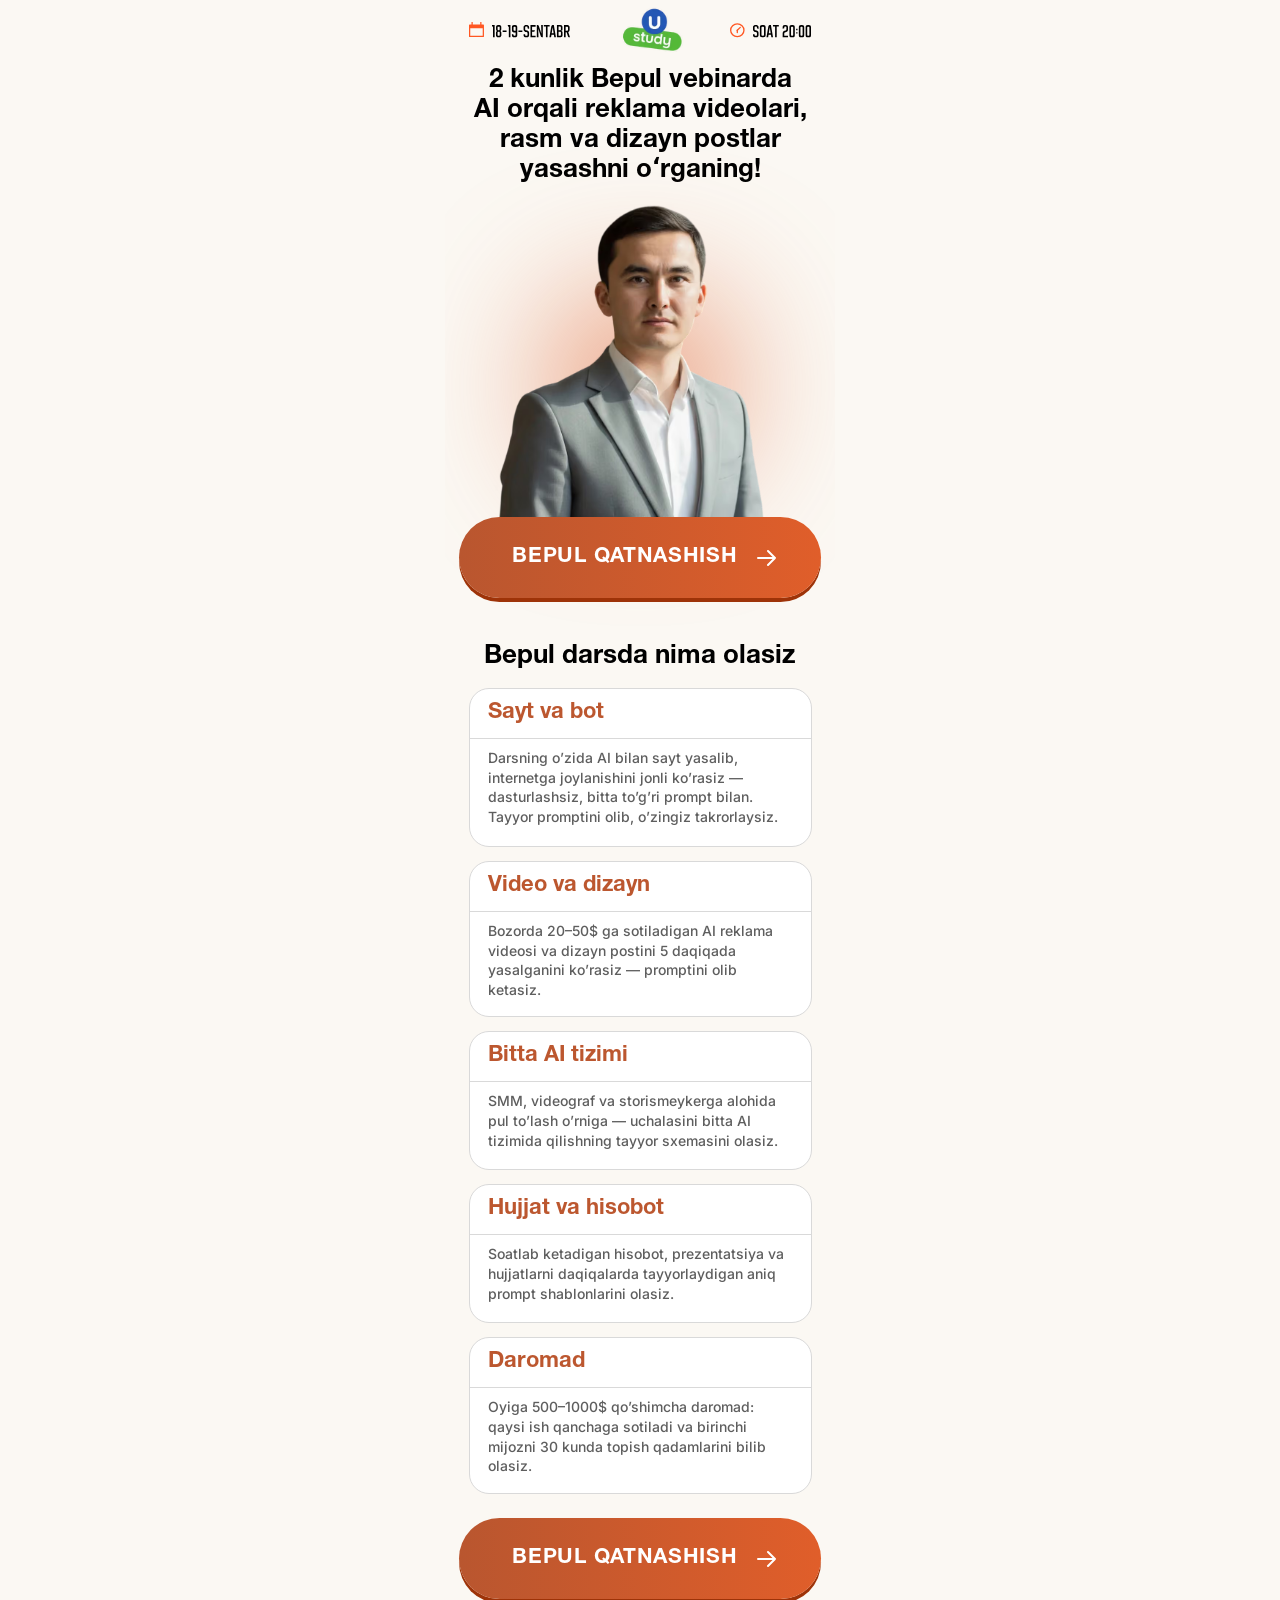
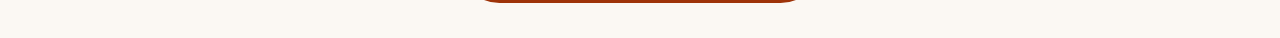
<file: b/index.html>
<!doctype html>
<html lang="uz">
<head>
<meta charset="utf-8">
<base href="/b/">
<meta name="viewport" content="width=390, viewport-fit=cover">
<title>2 kunlik Bepul vebinarda AI orqali reklama videolari, rasm va dizayn postlar yasashni oʻrganing!</title>
<meta name="description" content="2 kunda soatlab ketadigan hisobot, prezentatsiya, post va videolarni AI’ga daqiqalarda qildirishni o’rganasiz.">
<meta name="theme-color" content="#fbf8f3">
<meta property="og:title" content="2 kunlik Bepul vebinarda AI orqali reklama videolari, rasm va dizayn postlar yasashni oʻrganing!">
<meta property="og:description" content="2 kunda soatlab ketadigan hisobot, prezentatsiya, post va videolarni AI’ga daqiqalarda qildirishni o’rganasiz.">
<meta property="og:image" content="https://suniy-intellektt.vercel.app/b/assets/speaker.avif">
<meta property="og:url" content="https://suniy-intellektt.vercel.app/b/">
<meta property="og:type" content="website">
<link rel="canonical" href="https://suniy-intellektt.vercel.app/b/">
<link rel="icon" href="./assets/logo.avif">
<style>
@font-face{font-family:Inter;src:url(../fonts/inter-latin-400-800.woff2) format("woff2");font-style:normal;font-weight:400 800;font-display:swap}@font-face{font-family:"Inter Fallback";src:local("Arial");size-adjust:104.971%;ascent-override:92.287%;descent-override:22.979%;line-gap-override:0%}@font-face{font-family:"Helvetica Neue";src:url(../fonts/helvetica-neue-bold.woff2) format("woff2");font-style:normal;font-weight:700;font-display:swap}@font-face{font-family:"Helvetica Neue Fallback";src:local("Arial Bold");font-weight:700;size-adjust:99.745%;ascent-override:71.582%;descent-override:28.673%;line-gap-override:20.051%}
:root{--orange:#df5e2a;--font:Inter,"Inter Fallback",Arial,sans-serif;--font-heading:"Helvetica Neue","Helvetica Neue Fallback",Arial,sans-serif}*,*::before,*::after{box-sizing:border-box}html{-webkit-text-size-adjust:100%}body{margin:0;background:#fbf8f3;color:#000;font-family:var(--font);font-size:14px;line-height:1.4;-webkit-font-smoothing:antialiased}button{font:inherit;cursor:pointer}p,h1,h2,h3{margin:0}.page{position:relative;width:390px;min-height:1575px;margin-inline:auto;overflow:hidden;background:#fbf8f3}.hero{position:relative;height:641px}.event{position:relative;height:66px}.event svg,.event img,.logo{position:absolute}.cal-ico{left:24px;top:22px;width:15px;height:15px}.date-txt{left:46.574px;top:24.82px}.clock-ico{left:285px;top:23.076px;width:15px;height:14.445px}.time-txt{left:307.546px;top:24.82px}.logo{left:170px;top:-7px;width:75px;height:75px;background:url(./assets/logo.avif) center/contain no-repeat}.h1{position:absolute;left:10px;top:66px;width:370px;font-family:var(--font-heading);font-size:26px;font-weight:700;line-height:30px;text-align:center;color:#000}.headline-line{display:block;white-space:nowrap}.intro{position:absolute;left:12px;top:198px;width:366px;max-width:calc(100% - 24px);text-align:center;text-wrap:balance;font-size:14px;line-height:18.2px;font-weight:500;color:#5e5e5e}.glow{position:absolute;left:121px;top:311px;width:149px;height:149px;border-radius:50%;background:#de5d2a;filter:blur(75px)}.person{position:absolute;left:48px;top:204px;width:274px;height:322px;background:url(./assets/speaker.avif) center/100% 100% no-repeat}.cta{position:relative;display:block;width:362px;height:81px;padding:0;margin-inline:auto;border:0;border-radius:74.068px;background:linear-gradient(90deg,#b9562f,#e05e2a);box-shadow:0 4px 0 #9e3308;color:#fff}.cta-1{position:absolute;left:14px;top:517px}.cta-label{position:absolute;left:45px;top:28px;width:242px;font-family:var(--font-heading);font-size:21px;font-weight:700;line-height:26px;letter-spacing:.7px;text-align:center;white-space:nowrap}.cta-arrow{position:absolute;left:298px;top:32px;width:20px;height:18px}.cta:focus-visible{outline:3px solid #9e3308;outline-offset:6px}
.benefits-title{position:relative;width:366px;height:24px;margin:0 auto;font-family:var(--font-heading);font-size:26px;font-weight:700;line-height:33px;text-align:center}
</style>
<link rel="stylesheet" href="./css/main.css" media="print" onload="this.media='all'" />
<noscript>
  <link rel="stylesheet" href="./css/main.css" />
</noscript>
</head>
<body data-variant="3">

<main class="page">
  <section class="hero" aria-labelledby="hero-title">
    <header class="event" aria-label="Dars sanasi va vaqti">
      <svg class="cal-ico" width="15" height="15" viewBox="0 0 15 15" fill="none" aria-hidden="true"><path d="M3.74101 2.5H11.223V0H12.47V2.5H14.3406C14.6849 2.5 14.9641 2.77982 14.9641 3.125V14.375C14.9641 14.7202 14.6849 15 14.3406 15H0.623502C0.279151 15 0 14.7202 0 14.375V3.125C0 2.77982 0.279151 2.5 0.623502 2.5H2.49401V0H3.74101V2.5ZM1.247 13.75H13.7171V6.25H1.247V13.75Z" fill="#FF5722"/></svg>
      <img class="date-txt" src="./assets/txt/date.svg" alt="18-19-sentabr" width="78" height="13" loading="lazy" decoding="async">
      <div class="logo" role="img" aria-label="uStudy"></div>
      <svg class="clock-ico" width="17" height="16" viewBox="0 0 17 16" fill="none" aria-hidden="true"><path d="M0.752569 8C0.752569 6.07784 1.54545 4.23444 2.95679 2.87531C4.36813 1.5161 6.28233 0.752568 8.27826 0.752568C10.2742 0.752568 12.1884 1.5161 13.5997 2.87531C15.0111 4.23444 15.804 6.07784 15.804 8C15.804 9.92214 15.0111 11.7656 13.5997 13.1247C12.1884 14.4839 10.2742 15.2474 8.27826 15.2474C6.28233 15.2474 4.36813 14.4839 2.95679 13.1247C1.54545 11.7656 0.752569 9.92214 0.752569 8Z" stroke="#FF5722" stroke-width="1.5" stroke-linecap="round" stroke-linejoin="round"/><path d="M8.27826 7.99998V10.5883" stroke="#FF5722" stroke-width="1.50514" stroke-linecap="round" stroke-linejoin="round"/><path d="M8.27826 8L11.6376 4.7642" stroke="#FF5722" stroke-width="1.50514" stroke-linecap="round" stroke-linejoin="round"/></svg>
      <img class="time-txt" src="./assets/txt/time.svg" alt="Soat 20:00" width="58" height="13" loading="lazy" decoding="async">
    </header>
    <h1 id="hero-title" class="h1"><span class="headline-line">2 kunlik Bepul vebinarda</span> <span class="headline-line">AI orqali reklama videolari,</span> <span class="headline-line">rasm va dizayn postlar</span> <span class="headline-line">yasashni oʻrganing!</span></h1>
    <!-- <p class="intro">2 kunda soatlab ketadigan hisobot, prezentatsiya, post va videolarni AI’ga daqiqalarda qildirishni o’rganasiz.</p> -->
    <div class="glow" aria-hidden="true"></div>
    <div class="person" role="img" aria-label="Vebinar spikeri"></div>
  <button type="button" class="cta cta-1 registerBtn">
    <span class="cta-label">BEPUL QATNASHISH</span>
    <svg class="cta-arrow" viewBox="0 0 20 18" fill="none" aria-hidden="true"><path d="M1 9h17m-7-7 7 7-7 7" stroke="currentColor" stroke-width="2" stroke-linecap="round" stroke-linejoin="round"/></svg>
  </button>
  </section>
  <section class="benefits" aria-labelledby="benefits-title">
    <h2 id="benefits-title" class="benefits-title">Bepul darsda nima olasiz</h2>
    <div class="benefit-list">
      <article class="benefit-card">
        <h3>Sayt va bot</h3>
        <p>Darsning o’zida AI bilan sayt yasalib, internetga joylanishini jonli ko’rasiz — dasturlashsiz, bitta to’g’ri prompt bilan. Tayyor promptini olib, o’zingiz takrorlaysiz.</p>
      </article>
      <article class="benefit-card">
        <h3>Video va dizayn</h3>
        <p>Bozorda 20–50$ ga sotiladigan AI reklama videosi va dizayn postini 5 daqiqada yasalganini ko’rasiz — promptini olib ketasiz.</p>
      </article>
      <article class="benefit-card">
        <h3>Bitta AI tizimi</h3>
        <p>SMM, videograf va storismeykerga alohida pul to’lash o’rniga — uchalasini bitta AI tizimida qilishning tayyor sxemasini olasiz.</p>
      </article>
      <article class="benefit-card">
        <h3>Hujjat va hisobot</h3>
        <p>Soatlab ketadigan hisobot, prezentatsiya va hujjatlarni daqiqalarda tayyorlaydigan aniq prompt shablonlarini olasiz.</p>
      </article>
      <article class="benefit-card">
        <h3>Daromad</h3>
        <p>Oyiga 500–1000$ qo’shimcha daromad: qaysi ish qanchaga sotiladi va birinchi mijozni 30 kunda topish qadamlarini bilib olasiz.</p>
      </article>
    </div>
  </section>
  <button type="button" class="cta cta-2 registerBtn">
    <span class="cta-label">BEPUL QATNASHISH</span>
    <svg class="cta-arrow" viewBox="0 0 20 18" fill="none" aria-hidden="true"><path d="M1 9h17m-7-7 7 7-7 7" stroke="currentColor" stroke-width="2" stroke-linecap="round" stroke-linejoin="round"/></svg>
  </button>
</main>

<div id="registrationModal" class="homeModal" style="display: none">
  <div class="homeModalOverlay"></div>
  <div class="homeFormContainer">
    <button class="closeButton" id="closeModalBtn" aria-label="Yopish">
      <svg width="16" height="16" viewBox="0 0 12 12" fill="none">
        <path d="M1 11L11 1M1 1.00001L11 11" stroke="currentColor" stroke-width="1.5" stroke-linecap="round" />
      </svg>
    </button>
    <div class="homeFormTop">
      <h2 class="homeFormTopTitle">Ro’yxatdan o’tish uchun telefon raqamingizni kiriting!</h2>
    </div>
    <form id="registrationForm" name="contact-form">
      <div class="HomeFormRow">
        <label class="HomeFormRowLabel" for="phone">Telefon raqamingiz:</label>
        <div class="phone-input-container">
          <button type="button" class="selected-country" id="selectedCountry" aria-label="Davlat kodini tanlash">
            <span class="selected-flag" id="selectedCountryFlag">🇺🇿</span>
            <svg id="dropdownIcon" width="16" height="16" viewBox="0 0 24 24" fill="none" stroke="currentColor" stroke-width="2" stroke-linecap="round" stroke-linejoin="round"><polyline points="6 9 12 15 18 9" /></svg>
            <span class="selected-code" id="selectedCountryCodeText">+998</span>
          </button>
          <div class="country-dropdown" id="countryDropdown" style="display: none"></div>
          <div class="phone-field">
            <input class="HomeFormRowInput phone-input" type="tel" id="phone" name="phone" inputmode="numeric" placeholder="88 888 88 88" autocomplete="tel" style="border: none; background-color: transparent; padding-left: 5px" />
          </div>
        </div>
        <p class="homeFormErrorText" id="phoneError" style="display: none">❌ Telefon raqam mos emas!</p>
      </div>
      <button type="submit" class="HomeFormBtn" id="submitBtn">DAVOM ETISH</button>
    </form>
  </div>
</div>

<script defer src="../js/phoneFormatter.js"></script>
<script defer src="../js/app.js"></script>
<!-- Meta Pixel Code -->
<script>
!function(f,b,e,v,n,t,s)
{if(f.fbq)return;n=f.fbq=function(){n.callMethod?
n.callMethod.apply(n,arguments):n.queue.push(arguments)};
if(!f._fbq)f._fbq=n;n.push=n;n.loaded=!0;n.version='2.0';
n.queue=[];t=b.createElement(e);t.async=!0;
t.src=v;s=b.getElementsByTagName(e)[0];
s.parentNode.insertBefore(t,s)}(window, document,'script',
'https://connect.facebook.net/en_US/fbevents.js');
fbq('init', '1569223030890988');
fbq('track', 'PageView');
</script>
<noscript><img alt="" loading="lazy" decoding="async" height="1" width="1" style="display:none"
src="https://www.facebook.com/tr?id=1569223030890988&ev=PageView&noscript=1"
/></noscript>
<!-- End Meta Pixel Code -->
</body>
</html>
</file>
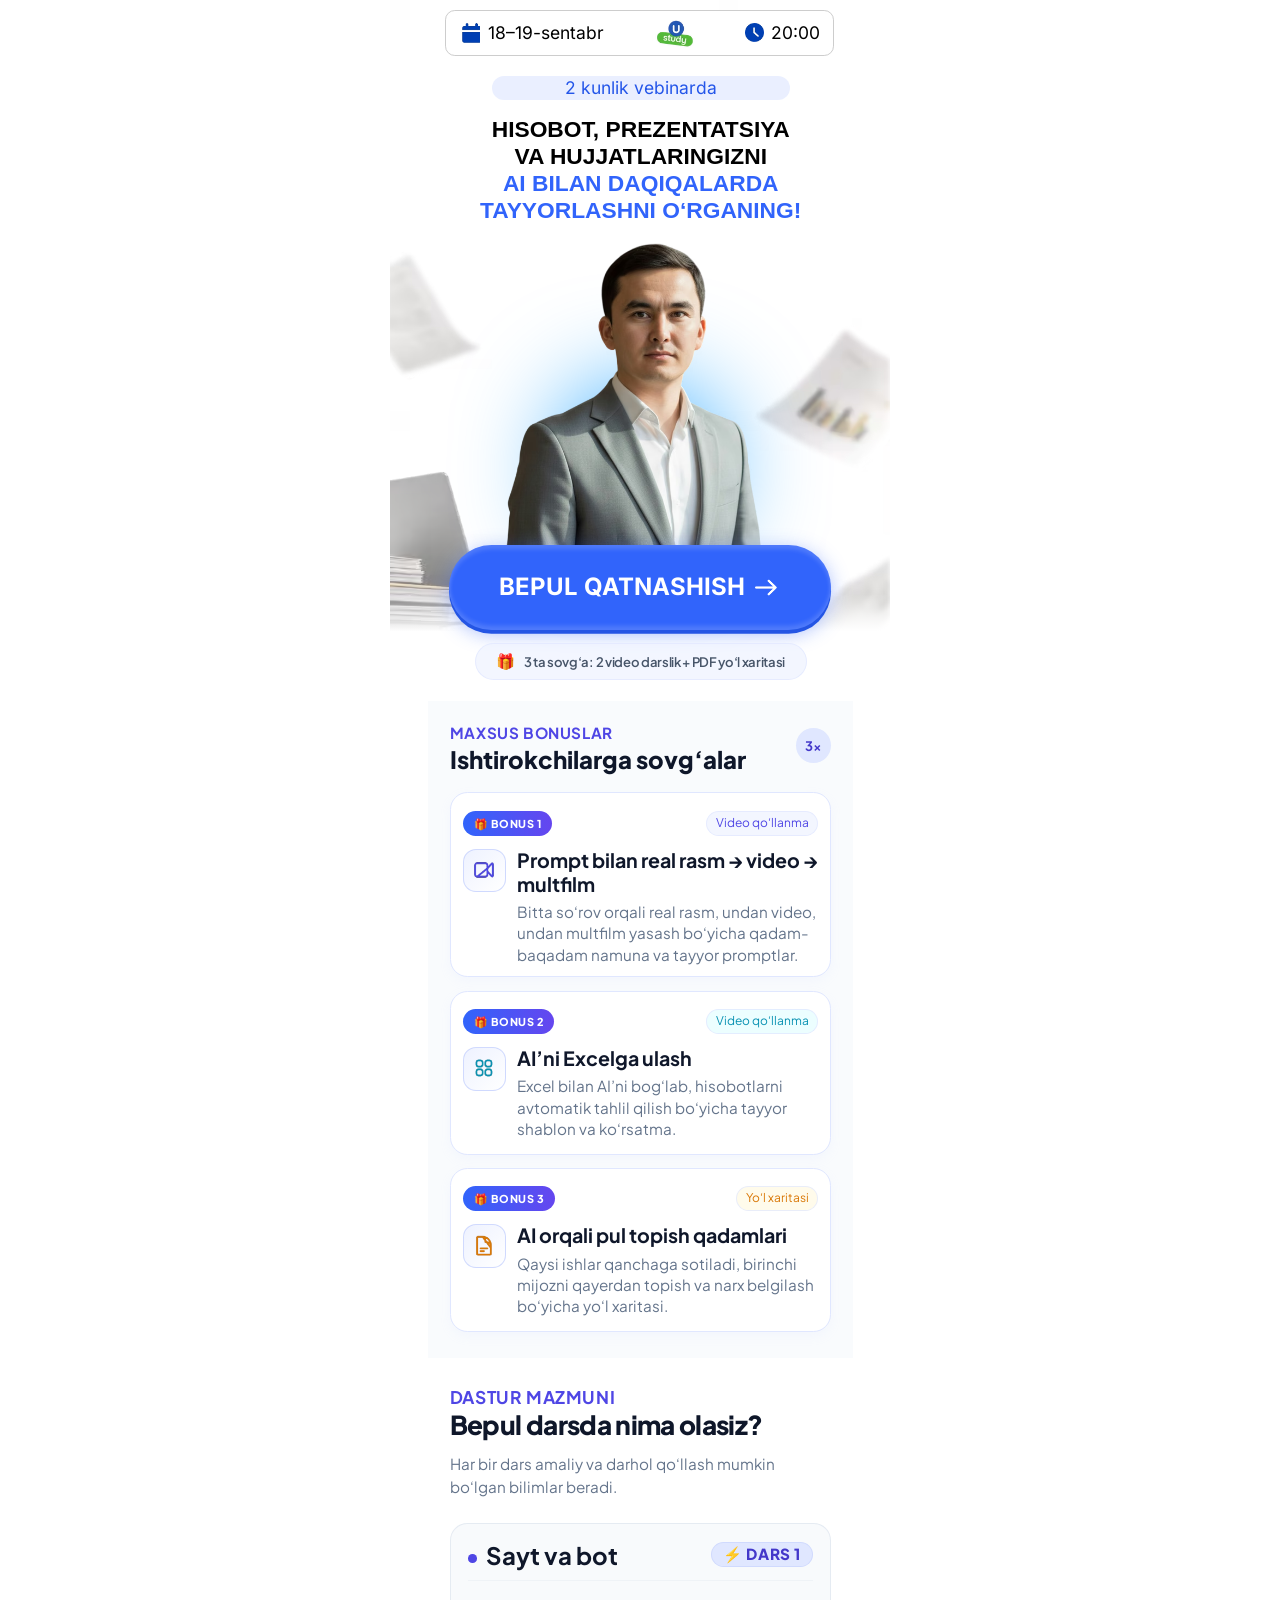
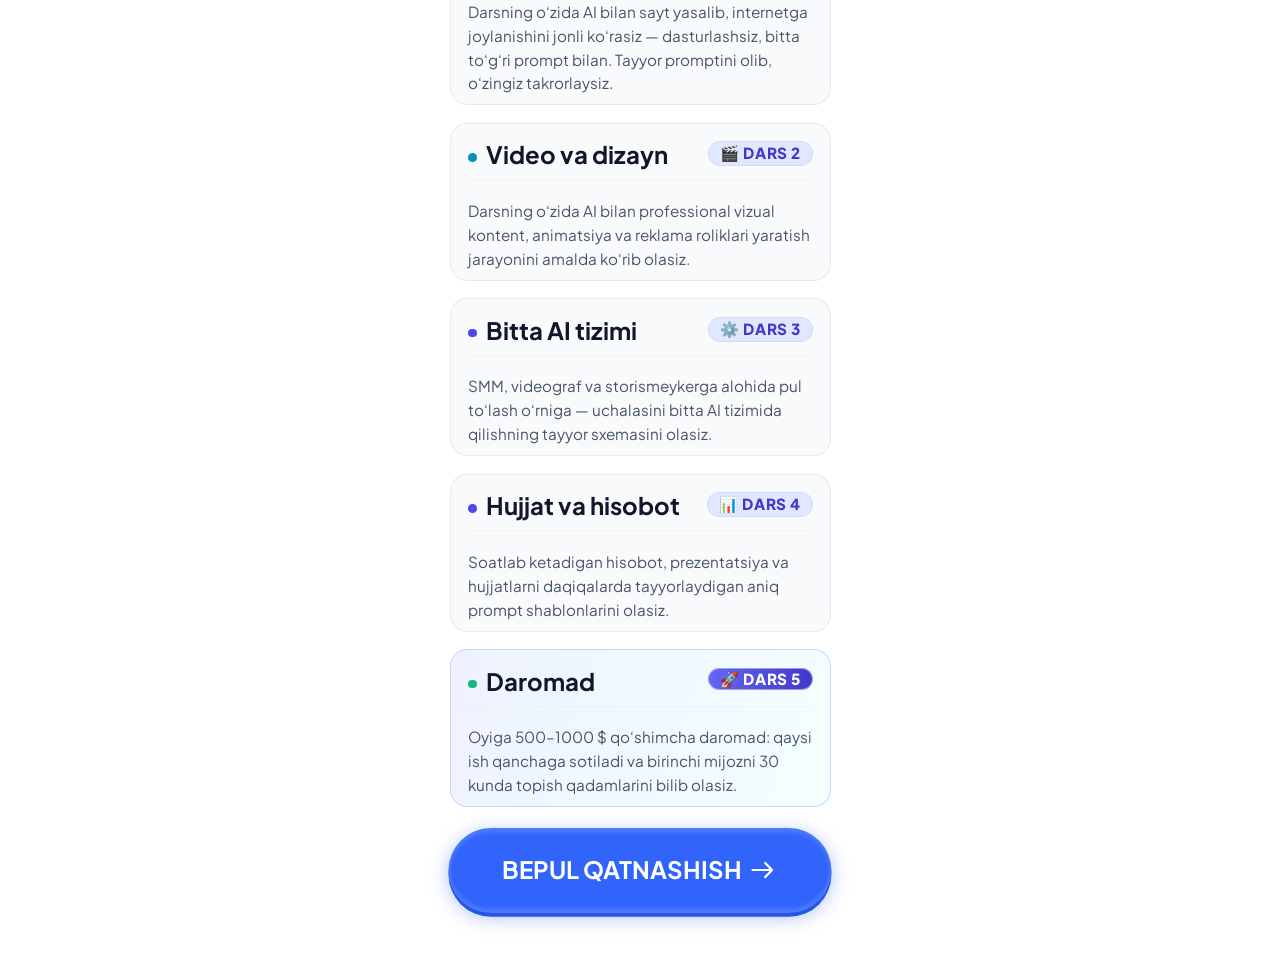
<file: c/index.html>
<!doctype html><html lang="uz"><head><meta charset="utf-8"><base href="/c/"><meta name="viewport" content="width=device-width,initial-scale=1"><meta name="theme-color" content="#3164fb"><title>AI bilan hisobot va taqdimotlar — bepul vebinar</title><link rel="canonical" href="https://suniy-intellektt.vercel.app/c/"><meta property="og:title" content="AI bilan hisobot va taqdimotlar — bepul vebinar"><meta property="og:description" content="18–19-sentabr, soat 20:00. Sun’iy intellekt bo‘yicha 2 kunlik bepul vebinar va ishtirokchilar uchun 3 ta sovg‘a."><meta property="og:url" content="https://suniy-intellektt.vercel.app/c/"><meta property="og:image" content="https://suniy-intellektt.vercel.app/c/assets/speaker.avif"><meta property="og:type" content="website"><link rel="icon" href="./assets/logo.avif"><meta name="description" content="18–19-sentabr, soat 20:00. Sun’iy intellekt bo‘yicha 2 kunlik bepul vebinar va ishtirokchilar uchun 3 ta sovg‘a."><style>
@font-face{font-family:"Project Inter";src:url(../fonts/inter-latin-400-800.woff2) format("woff2");font-style:normal;font-weight:400 800;font-display:swap}@font-face{font-family:"Project Inter Fallback";src:local("Arial");size-adjust:104.971%;ascent-override:92.287%;descent-override:22.979%;line-gap-override:0%}@font-face{font-family:"Inter Fallback";src:local("Arial");size-adjust:110%;ascent-override:88.1%;descent-override:21.9%;line-gap-override:0%}@font-face{font-family:"Jakarta Fallback";src:local("Arial");size-adjust:105.6%;ascent-override:98.3%;descent-override:21%;line-gap-override:0%}:root{--font:"Project Inter","Project Inter Fallback",Arial,sans-serif}@font-face{font-family:Inter;src:url(./fonts/inter.woff2)format("woff2");font-weight:400 800;font-display:swap}@font-face{font-family:Jakarta;src:url(./fonts/jakarta.woff2)format("woff2");font-weight:400 800;font-display:swap}*{box-sizing:border-box}html,body{margin:0}body{color:#0f172a}button{font:inherit;cursor:pointer}img{max-width:100%;display:block}h1,h2,p{margin:0}button{-webkit-tap-highlight-color:transparent}.landing{position:relative;z-index:1;background:transparent;width:100%;max-width:425px;margin:auto;overflow:hidden;container-type:inline-size}.blue{--page:#fff;--accent:#3164fb;--ink:#fff}.hero{isolation:isolate;height:164.872cqw;position:relative}.event{color:#000;background:#fff;border:.25641cqw solid #cdcdcd;border-radius:2.30769cqw;justify-content:space-between;align-items:center;height:10.7692cqw;padding:0 3.07692cqw;font-size:4.10256cqw;display:flex;position:absolute;top:2.30769cqw;left:4.10256cqw;right:4.35897cqw}.event time{align-items:center;gap:1.79487cqw;display:flex}.event .calendar{width:4.87179cqw;height:5.12821cqw}.event .clock{width:4.35897cqw;height:4.35897cqw}.event .logo{width:10.7692cqw;height:10.7692cqw;position:absolute;top:0;left:48.4615cqw}.eyebrow{color:#2456e9;text-align:center;background:#3164fb1a;border-radius:2.82051cqw;width:70cqw;height:5.64103cqw;font-size:4.10256cqw;line-height:5.64103cqw;position:absolute;top:17.9487cqw;left:15.1282cqw}.headline{text-align:center;color:#000;font-size:5.12821cqw;font-weight:800;line-height:6.41026cqw;position:absolute;top:27.1795cqw;left:5.12821cqw;right:5.12821cqw}.headline span{display:block}.headline em{color:var(--accent);font-style:normal}.speaker{object-fit:fill;width:61.7949cqw;height:72.8205cqw;position:absolute;top:56.9231cqw;left:17.1795cqw}.hero:before{content:"";z-index:-1;background:radial-gradient(#0095ff70,#0000 68%);width:53.8462cqw;height:51.2821cqw;position:absolute;top:82.0513cqw;left:23.0769cqw}.cta{color:#fff;background:#3164fb;border:0;border-radius:10cqw;justify-content:center;align-items:center;gap:2.30769cqw;width:90cqw;height:20cqw;font-size:5.64103cqw;font-weight:700;line-height:1;display:flex;box-shadow:inset 0 .512821cqw 1.53846cqw #ffffff80,inset 0 -.512821cqw .512821cqw #ffffff60,0 .769231cqw #a3bdff,0 1.28205cqw 3.33333cqw #3164fb45}.cta img{flex:none;width:6.15385cqw;height:4.61538cqw}.hero>.cta{position:absolute;top:128.205cqw;left:4.87179cqw}.bonus-hint{color:#475569;white-space:nowrap;background:#eef2ffb3;border:.25641cqw solid #e0e7ffb3;border-radius:4.35897cqw;justify-content:center;align-items:center;gap:2.05128cqw;width:78.2051cqw;height:8.71795cqw;font-weight:600;display:flex;position:absolute;top:151.282cqw;left:11.0256cqw}.bonus-hint span{font-size:3.58974cqw}.gifts{background:#f9fbfd;min-height:154.615cqw;padding:5.12821cqw 5.12821cqw 6.15385cqw}.section-heading{position:relative}.kicker{letter-spacing:.141026cqw;color:#4f46e5;font-size:3.58974cqw;font-weight:700;line-height:5.12821cqw}.section-heading h2{font-size:5.64103cqw;font-weight:800;line-height:7.4359cqw}.count{color:#4338ca;background:#e0e7ff;border-radius:50%;place-items:center;width:8.20513cqw;height:8.20513cqw;font-size:3.07692cqw;font-weight:700;display:grid;position:absolute;top:1.28205cqw;right:0}body{background:var(--page,#fff)}.blue .hero:before{filter:blur(12.5769cqw);background:#0095ff;border-radius:50%;width:35.1282cqw;height:35.1282cqw;top:92.3077cqw;left:32.3077cqw}.blue .cta{box-shadow:inset 0 .981954cqw .981954cqw #ffffff26,inset 0 -.981954cqw .981954cqw #ffffff26,0 .907813cqw #2455e4,0 .981954cqw 4.53906cqw #3164fb66}.blue .bonus-hint{letter-spacing:-.076923cqw;gap:2.05128cqw;width:78.0692cqw;font-size:3.07692cqw;font-weight:600}.blue .gifts{min-height:154.615cqw;padding-bottom:5.89744cqw}body{font-family:Jakarta,"Jakarta Fallback",Arial,sans-serif}.hero{font-family:Inter,"Inter Fallback",Arial,sans-serif}.blue .headline{font-family:Helvetica Neue LT Std,Helvetica Neue,Arial,sans-serif}.blue .headline span{transform-origin:50%;transform:scaleX(1.045)}.bonus-hint{letter-spacing:0;font-family:Jakarta,"Jakarta Fallback",Arial,sans-serif;font-size:3.07692cqw}.blue .section-heading h2{font-weight:800}*{box-sizing:border-box}html,body{margin:0}body{color:#0f172a}button,input{font:inherit}button{cursor:pointer}img{max-width:100%;display:block}h1,h2,h3,p{margin:0}button,a{-webkit-tap-highlight-color:transparent}.landing{position:relative;z-index:1;background:transparent;width:100%;max-width:425px;margin:auto;overflow:hidden;container-type:inline-size}.blue{--page:#fff;--accent:#3164fb;--ink:#fff}.hero{isolation:isolate;height:164.872cqw;position:relative}.event{color:#000;background:#fff;border:.25641cqw solid #cdcdcd;border-radius:2.30769cqw;justify-content:space-between;align-items:center;height:10.7692cqw;padding:0 3.07692cqw;font-size:4.10256cqw;display:flex;position:absolute;top:2.30769cqw;left:4.10256cqw;right:4.35897cqw}.event time{align-items:center;gap:1.79487cqw;display:flex}.event .calendar{width:4.87179cqw;height:5.12821cqw}.event .clock{width:4.35897cqw;height:4.35897cqw}.event .logo{width:10.7692cqw;height:10.7692cqw;position:absolute;top:0;left:48.4615cqw}.eyebrow{color:#2456e9;text-align:center;background:#3164fb1a;border-radius:2.82051cqw;width:70cqw;height:5.64103cqw;font-size:4.10256cqw;line-height:5.64103cqw;position:absolute;top:17.9487cqw;left:15.1282cqw}.headline{text-align:center;color:#000;font-size:5.12821cqw;font-weight:800;line-height:6.41026cqw;position:absolute;top:27.1795cqw;left:5.12821cqw;right:5.12821cqw}.headline span{display:block}.headline em{color:var(--accent);font-style:normal}.speaker{object-fit:fill;width:61.7949cqw;height:72.8205cqw;position:absolute;top:56.9231cqw;left:17.1795cqw}.hero:before{content:"";z-index:-1;background:radial-gradient(#0095ff70,#0000 68%);width:53.8462cqw;height:51.2821cqw;position:absolute;top:82.0513cqw;left:23.0769cqw}.cta{color:#fff;background:#3164fb;border:0;border-radius:10cqw;justify-content:center;align-items:center;gap:2.30769cqw;width:90cqw;height:20cqw;font-size:5.64103cqw;font-weight:700;line-height:1;display:flex;box-shadow:inset 0 .512821cqw 1.53846cqw #ffffff80,inset 0 -.512821cqw .512821cqw #ffffff60,0 .769231cqw #a3bdff,0 1.28205cqw 3.33333cqw #3164fb45}.cta img{flex:none;width:6.15385cqw;height:4.61538cqw}.hero>.cta{position:absolute;top:128.205cqw;left:4.87179cqw}.cta:hover{filter:brightness(1.04)}.cta:focus-visible{outline-offset:1.28205cqw;outline:.769231cqw solid #101b4b}.bonus-hint{color:#475569;white-space:nowrap;background:#eef2ffb3;border:.25641cqw solid #e0e7ffb3;border-radius:4.35897cqw;justify-content:center;align-items:center;gap:2.05128cqw;width:78.2051cqw;height:8.71795cqw;font-weight:600;display:flex;position:absolute;top:151.282cqw;left:11.0256cqw}.bonus-hint span{font-size:3.58974cqw}.gifts{background:#f9fbfd;min-height:154.615cqw;padding:5.12821cqw 5.12821cqw 6.15385cqw}.section-heading{position:relative}.kicker{letter-spacing:.141026cqw;color:#4f46e5;font-size:3.58974cqw;font-weight:700;line-height:5.12821cqw}.section-heading h2{font-size:5.64103cqw;font-weight:800;line-height:7.4359cqw}.count{color:#4338ca;background:#e0e7ff;border-radius:50%;place-items:center;width:8.20513cqw;height:8.20513cqw;font-size:3.07692cqw;font-weight:700;display:grid;position:absolute;top:1.28205cqw;right:0}body{background:var(--page,#fff)}.blue .hero:before{filter:blur(12.5769cqw);background:#0095ff;border-radius:50%;width:35.1282cqw;height:35.1282cqw;top:92.3077cqw;left:32.3077cqw}.blue .cta{box-shadow:inset 0 .981954cqw .981954cqw #ffffff26,inset 0 -.981954cqw .981954cqw #ffffff26,0 .907813cqw #2455e4,0 .981954cqw 4.53906cqw #3164fb66}.blue .bonus-hint{letter-spacing:-.076923cqw;gap:2.05128cqw;width:78.0692cqw;font-size:3.07692cqw;font-weight:600}.blue .gifts{min-height:154.615cqw;padding-bottom:5.89744cqw}body{font-family:Jakarta,"Jakarta Fallback",Arial,sans-serif}.hero{font-family:Inter,"Inter Fallback",Arial,sans-serif}.blue .headline{font-family:Helvetica Neue LT Std,Helvetica Neue,Arial,sans-serif}.blue .headline span{transform-origin:50%;transform:scaleX(1.045)}.bonus-hint{letter-spacing:0;font-family:Jakarta,"Jakarta Fallback",Arial,sans-serif;font-size:3.07692cqw}.blue .section-heading h2,.blue .curriculum h2{font-weight:800}.page-shell{position:relative;isolation:isolate;width:100%;max-width:500px;margin-inline:auto;container-type:inline-size}.hero-backdrop{position:absolute;top:0;left:0;width:100%;max-width:500px;height:calc(min(100cqw,425px)*1.64872);overflow:hidden;pointer-events:none;z-index:0}.hero-backdrop:after{content:"";position:absolute;pointer-events:none;inset:0 0 auto;height:148.718cqw;background:url(./assets/decor.avif) top/100% 100% no-repeat}
    .hero-shadow{--content-width:min(100cqw,425px);position:absolute;top:calc(var(--content-width)*1.39744);left:0;z-index:0;width:100%;max-width:500px;height:calc(var(--content-width)*.25128);background:linear-gradient(to bottom,rgba(255,255,255,0),#fff 35%,#fff);pointer-events:none}</style><link rel="stylesheet" href="./css/main.css" media="print" onload="this.media='all'" /><noscript><link rel="stylesheet" href="./css/main.css" /></noscript></head><body class="blue" data-variant="4"><div class="page-shell"><div class="hero-backdrop" aria-hidden="true"></div><div class="hero-shadow" aria-hidden="true"></div><main class="landing"><section class="hero" aria-labelledby="headline"><header class="event"><time><img src="./assets/calendar.avif" width="19" height="20" alt="" class="calendar" loading="lazy" decoding="async">18–19-sentabr</time><img src="./assets/logo.avif" width="42" height="42" alt="Vebinar logosi" class="logo" loading="lazy" decoding="async"><time><img src="./assets/clock.avif" width="17" height="17" alt="" class="clock" loading="lazy" decoding="async">20:00</time></header><p class="eyebrow">2 kunlik vebinarda</p><h1 class="headline" id="headline"><span>HISOBOT, PREZENTATSIYA</span><span>VA HUJJATLARINGIZNI</span><span><em>AI BILAN DAQIQALARDA</em></span><span><em>TAYYORLASHNI O‘RGANING!</em></span></h1><img src="./assets/speaker.avif" width="241" height="284" alt="Vebinar boshlovchisi" class="speaker" loading="lazy" decoding="async"><button class="cta registerBtn" type="button">BEPUL QATNASHISH<img src="./assets/arrow.avif" width="24" height="18" alt="" class="" loading="lazy" decoding="async"></button><p class="bonus-hint"><span aria-hidden="true">🎁</span>3 ta sovg‘a: 2 video darslik + PDF yo‘l xaritasi</p></section><section class="gifts" aria-labelledby="gifts-title"><header class="section-heading"><p class="kicker">MAXSUS BONUSLAR</p><span class="count" aria-hidden="true">3x</span><h2 id="gifts-title">Ishtirokchilarga sovg‘alar</h2></header><div class="gift-list"><article class="gift"><div class="gift-meta"><span class="badge">🎁 BONUS 1</span><span class="format">Video qo‘llanma</span></div><div class="gift-body"><span class="gift-icon"><img src="./assets/video.avif" width="21" height="21" alt="" class="" loading="lazy" decoding="async"></span><div class="gift-copy"><h3>Prompt bilan real rasm → video → multfilm</h3><p>Bitta so‘rov orqali real rasm, undan video, undan multfilm yasash bo‘yicha qadam-baqadam namuna va tayyor promptlar.</p></div></div></article><article class="gift"><div class="gift-meta"><span class="badge">🎁 BONUS 2</span><span class="format">Video qo‘llanma</span></div><div class="gift-body"><span class="gift-icon"><img src="./assets/excel.avif" width="21" height="21" alt="" class="" loading="lazy" decoding="async"></span><div class="gift-copy"><h3>AI’ni Excelga ulash</h3><p>Excel bilan AI’ni bog‘lab, hisobotlarni avtomatik tahlil qilish bo‘yicha tayyor shablon va ko‘rsatma.</p></div></div></article><article class="gift"><div class="gift-meta"><span class="badge">🎁 BONUS 3</span><span class="format">Yo‘l xaritasi</span></div><div class="gift-body"><span class="gift-icon"><img src="./assets/document.avif" width="21" height="21" alt="" class="" loading="lazy" decoding="async"></span><div class="gift-copy"><h3>AI orqali pul topish qadamlari</h3><p>Qaysi ishlar qanchaga sotiladi, birinchi mijozni qayerdan topish va narx belgilash bo‘yicha yo‘l xaritasi.</p></div></div></article></div></section><section class="curriculum" aria-labelledby="curriculum-title"><p class="kicker">DASTUR MAZMUNI</p><h2 id="curriculum-title">Bepul darsda nima olasiz?</h2><p class="section-description">Har bir dars amaliy va darhol qo‘llash mumkin bo‘lgan bilimlar beradi.</p><ol class="lesson-list"><li class="lesson"><div class="lesson-head"><h3>Sayt va bot</h3><span class="lesson-tag">⚡ DARS 1</span></div><p>Darsning o‘zida AI bilan sayt yasalib, internetga joylanishini jonli ko‘rasiz — dasturlashsiz, bitta to‘g‘ri prompt bilan. Tayyor promptini olib, o‘zingiz takrorlaysiz.</p></li><li class="lesson"><div class="lesson-head"><h3>Video va dizayn</h3><span class="lesson-tag">🎬 DARS 2</span></div><p>Darsning o‘zida AI bilan professional vizual kontent, animatsiya va reklama roliklari yaratish jarayonini amalda ko‘rib olasiz.</p></li><li class="lesson"><div class="lesson-head"><h3>Bitta AI tizimi</h3><span class="lesson-tag">⚙️ DARS 3</span></div><p>SMM, videograf va storismeykerga alohida pul to‘lash o‘rniga — uchalasini bitta AI tizimida qilishning tayyor sxemasini olasiz.</p></li><li class="lesson"><div class="lesson-head"><h3>Hujjat va hisobot</h3><span class="lesson-tag">📊 DARS 4</span></div><p>Soatlab ketadigan hisobot, prezentatsiya va hujjatlarni daqiqalarda tayyorlaydigan aniq prompt shablonlarini olasiz.</p></li><li class="lesson"><div class="lesson-head"><h3>Daromad</h3><span class="lesson-tag">🚀 DARS 5</span></div><p>Oyiga 500–1000 $ qo‘shimcha daromad: qaysi ish qanchaga sotiladi va birinchi mijozni 30 kunda topish qadamlarini bilib olasiz.</p></li></ol></section><footer class="closing"><button class="cta registerBtn" type="button">BEPUL QATNASHISH<img src="./assets/arrow.avif" width="24" height="18" alt="" class="" loading="lazy" decoding="async"></button></footer></main></div>
<div id="registrationModal" class="homeModal" style="display: none">
  <div class="homeModalOverlay"></div>
  <div class="homeFormContainer">
    <button class="closeButton" id="closeModalBtn" aria-label="Yopish">
      <svg width="16" height="16" viewBox="0 0 12 12" fill="none">
        <path d="M1 11L11 1M1 1.00001L11 11" stroke="currentColor" stroke-width="1.5" stroke-linecap="round" />
      </svg>
    </button>
    <div class="homeFormTop">
      <h2 class="homeFormTopTitle">Ro’yxatdan o’tish uchun telefon raqamingizni kiriting!</h2>
    </div>
    <form id="registrationForm" name="contact-form">
      <div class="HomeFormRow">
        <label class="HomeFormRowLabel" for="phone">Telefon raqamingiz:</label>
        <div class="phone-input-container">
          <button type="button" class="selected-country" id="selectedCountry" aria-label="Davlat kodini tanlash">
            <span class="selected-flag" id="selectedCountryFlag">🇺🇿</span>
            <svg id="dropdownIcon" width="16" height="16" viewBox="0 0 24 24" fill="none" stroke="currentColor" stroke-width="2" stroke-linecap="round" stroke-linejoin="round"><polyline points="6 9 12 15 18 9" /></svg>
            <span class="selected-code" id="selectedCountryCodeText">+998</span>
          </button>
          <div class="country-dropdown" id="countryDropdown" style="display: none"></div>
          <div class="phone-field">
            <input class="HomeFormRowInput phone-input" type="tel" id="phone" name="phone" inputmode="numeric" placeholder="88 888 88 88" autocomplete="tel" style="border: none; background-color: transparent; padding-left: 5px" />
          </div>
        </div>
        <p class="homeFormErrorText" id="phoneError" style="display: none">❌ Telefon raqam mos emas!</p>
      </div>
      <button type="submit" class="HomeFormBtn" id="submitBtn">DAVOM ETISH</button>
    </form>
  </div>
</div>


<script defer src="../js/phoneFormatter.js"></script>
<script defer src="../js/app.js"></script>
<!-- Meta Pixel Code -->
<script>
!function(f,b,e,v,n,t,s)
{if(f.fbq)return;n=f.fbq=function(){n.callMethod?
n.callMethod.apply(n,arguments):n.queue.push(arguments)};
if(!f._fbq)f._fbq=n;n.push=n;n.loaded=!0;n.version='2.0';
n.queue=[];t=b.createElement(e);t.async=!0;
t.src=v;s=b.getElementsByTagName(e)[0];
s.parentNode.insertBefore(t,s)}(window, document,'script',
'https://connect.facebook.net/en_US/fbevents.js');
fbq('init', '1569223030890988');
fbq('track', 'PageView');
</script>
<noscript><img alt="" loading="lazy" decoding="async" height="1" width="1" style="display:none"
src="https://www.facebook.com/tr?id=1569223030890988&ev=PageView&noscript=1"
/></noscript>
<!-- End Meta Pixel Code -->
</body></html>
</file>
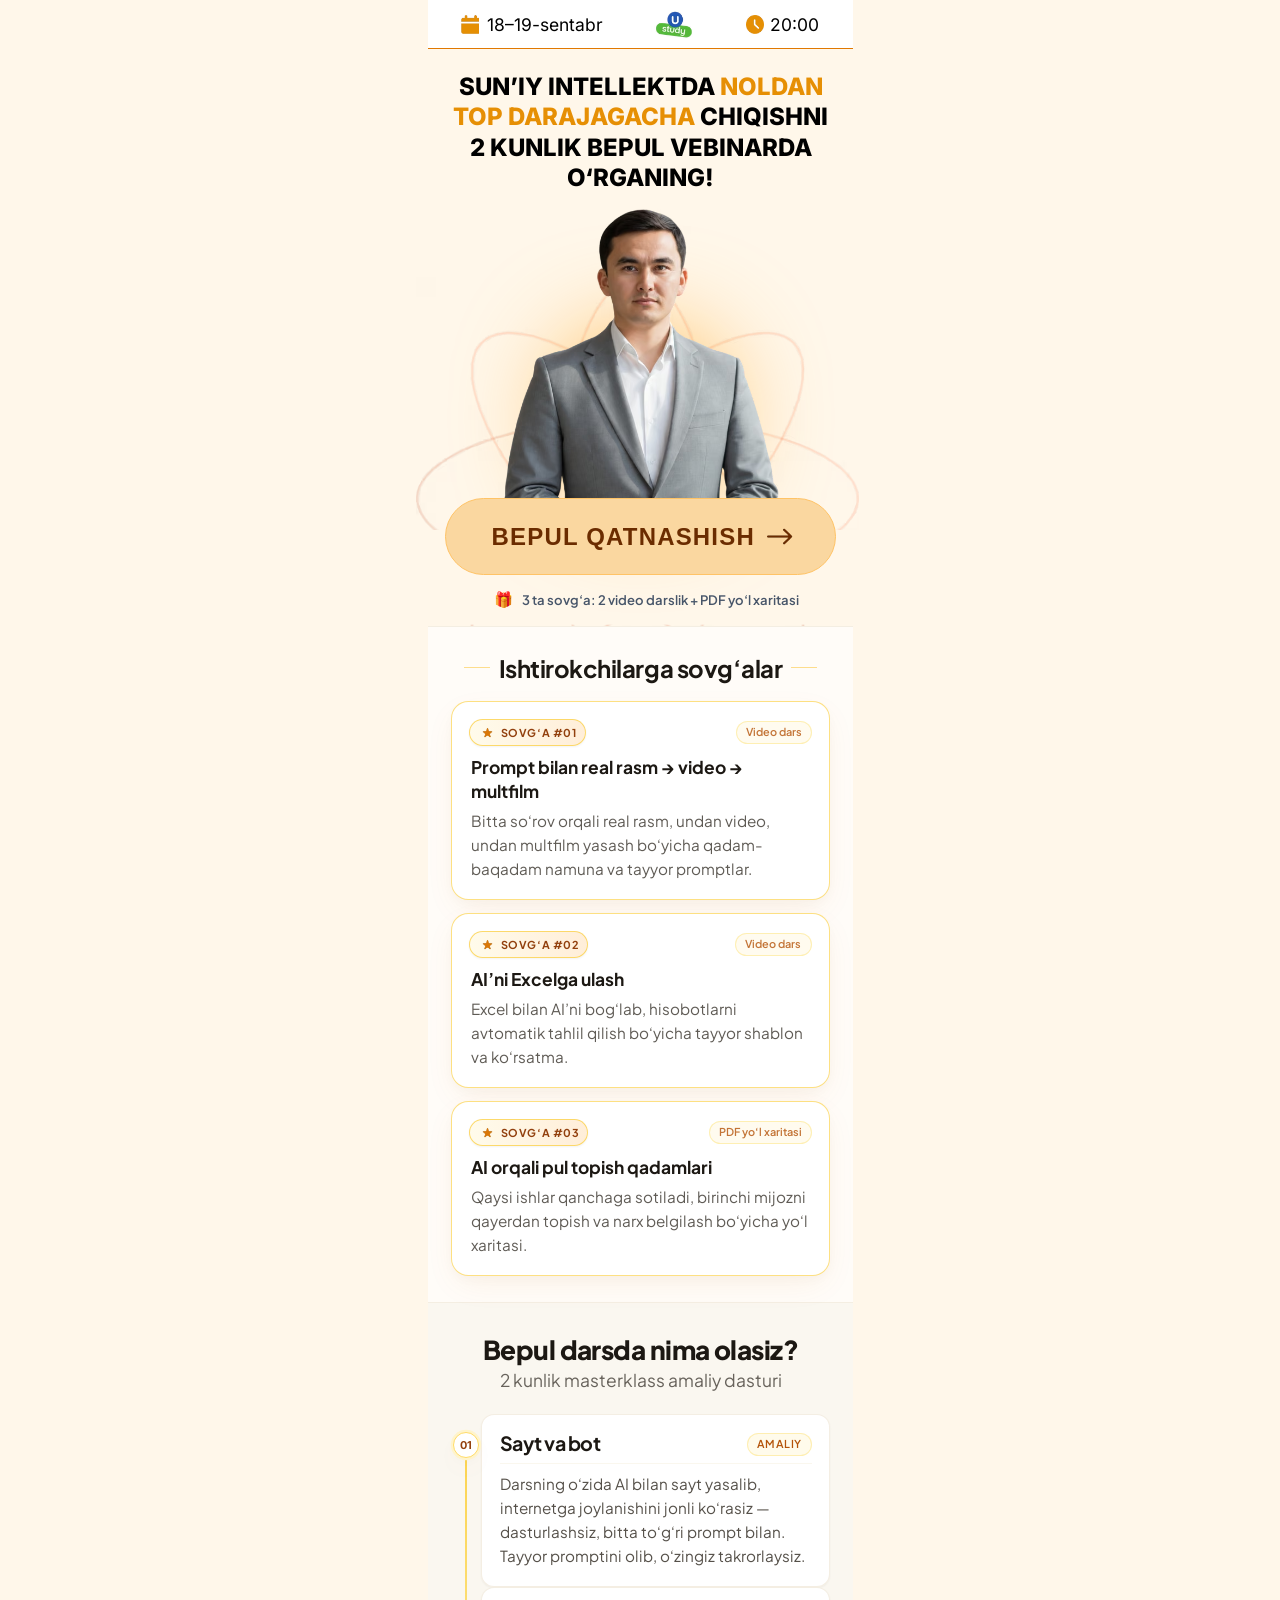
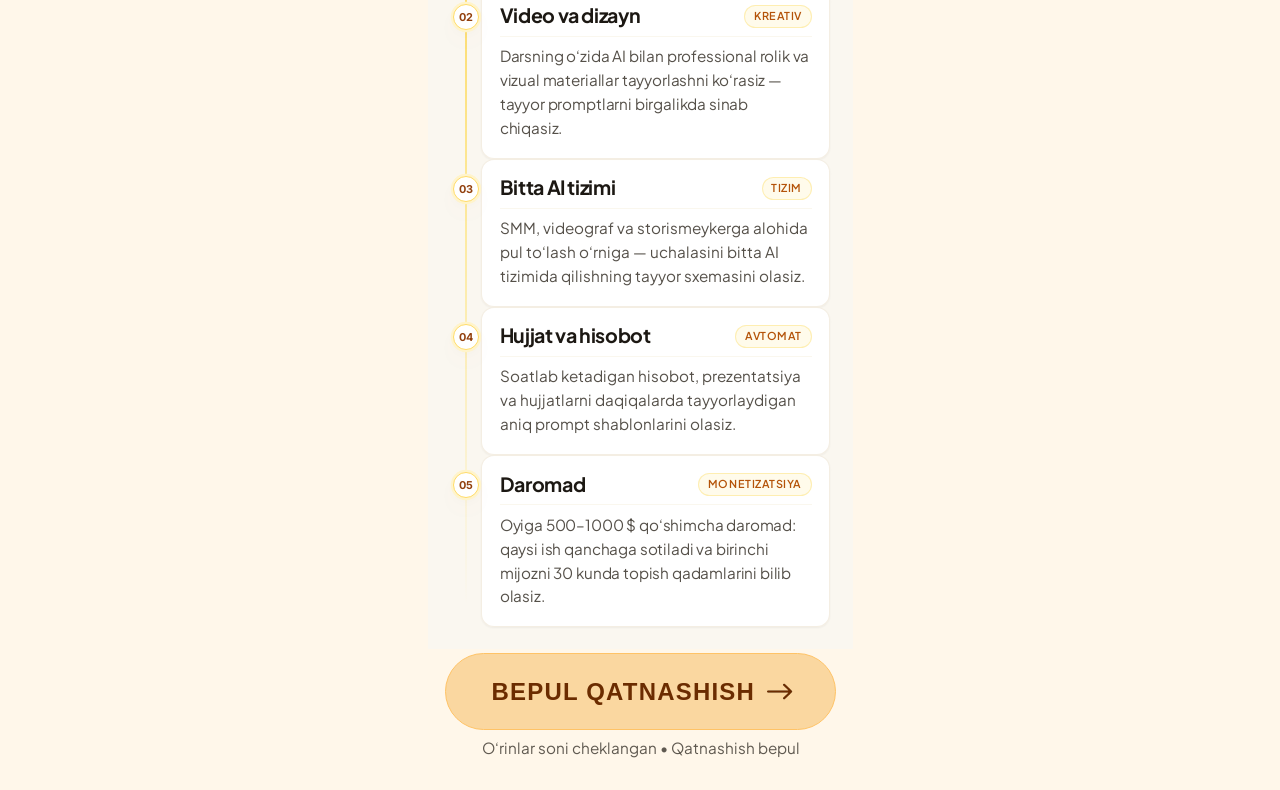
<file: d/index.html>
<!doctype html><html lang="uz"><head><meta charset="utf-8">
<base href="/d/"><meta name="viewport" content="width=device-width,initial-scale=1"><meta name="theme-color" content="#fff7ea"><title>Sun’iy intellekt — 2 kunlik bepul vebinar</title><meta name="description" content="18–19-sentabr, soat 20:00. Sun’iy intellekt bo‘yicha 2 kunlik bepul vebinar va ishtirokchilar uchun 3 ta sovg‘a.">
<meta property="og:title" content="Sun’iy intellekt — 2 kunlik bepul vebinar">
<meta property="og:description" content="18–19-sentabr, soat 20:00. Sun’iy intellekt bo‘yicha 2 kunlik bepul vebinar va ishtirokchilar uchun 3 ta sovg‘a.">
<meta property="og:image" content="https://suniy-intellektt.vercel.app/d/assets/speaker.avif">
<meta property="og:url" content="https://suniy-intellektt.vercel.app/d/">
<meta property="og:type" content="website">
<link rel="canonical" href="https://suniy-intellektt.vercel.app/d/">
<link rel="icon" href="./assets/logo.avif">
<style>
@font-face{font-family:"Project Inter";src:url(../fonts/inter-latin-400-800.woff2) format("woff2");font-style:normal;font-weight:400 800;font-display:swap}@font-face{font-family:"Project Inter Fallback";src:local("Arial");size-adjust:104.971%;ascent-override:92.287%;descent-override:22.979%;line-gap-override:0%}@font-face{font-family:"Inter Fallback";src:local("Arial");size-adjust:109.148%;ascent-override:88.756%;descent-override:22.1%;line-gap-override:0%}@font-face{font-family:"Jakarta Fallback";src:local("Arial");size-adjust:105.6%;ascent-override:98.3%;descent-override:21%;line-gap-override:0%}:root{--gold:#fad7a0;--font:"Project Inter","Project Inter Fallback",Arial,sans-serif}@font-face{font-family:Inter;src:url(./fonts/inter.woff2)format("woff2");font-weight:400 800;font-display:swap}@font-face{font-family:Jakarta;src:url(./fonts/jakarta.woff2)format("woff2");font-weight:400 800;font-display:swap}*{box-sizing:border-box}html,body{margin:0}body{color:#0f172a}button{font:inherit;cursor:pointer}img{max-width:100%;display:block}h1,h2,p{margin:0}button{-webkit-tap-highlight-color:transparent}.landing{position:relative;z-index:1;background:transparent;width:100%;max-width:425px;margin:auto;overflow:hidden;container-type:inline-size}.gold{--page:#fff7ea;--accent:#ffda9c;--ink:#6b2c00}.hero{isolation:isolate;height:164.872cqw;position:relative}.event{color:#000;background:#fff;border:.25641cqw solid #cdcdcd;border-radius:2.30769cqw;justify-content:space-between;align-items:center;height:10.7692cqw;padding:0 3.07692cqw;font-size:4.10256cqw;display:flex;position:absolute;top:2.30769cqw;left:4.10256cqw;right:4.35897cqw}.event time{align-items:center;gap:1.79487cqw;display:flex}.event .calendar{width:4.87179cqw;height:5.12821cqw}.event .clock{width:4.35897cqw;height:4.35897cqw}.event .logo{width:10.7692cqw;height:10.7692cqw;position:absolute;top:0;left:48.4615cqw}.headline{text-align:center;color:#000;font-size:5.12821cqw;font-weight:800;line-height:6.41026cqw;position:absolute;top:27.1795cqw;left:5.12821cqw;right:5.12821cqw}.headline span{display:block}.headline em{color:var(--accent);font-style:normal}.speaker{object-fit:fill;width:61.7949cqw;height:72.8205cqw;position:absolute;top:56.9231cqw;left:17.1795cqw}.hero:before{content:"";z-index:-1;background:radial-gradient(#0095ff70,#0000 68%);width:53.8462cqw;height:51.2821cqw;position:absolute;top:82.0513cqw;left:23.0769cqw}.cta{color:#fff;background:#3164fb;border:0;border-radius:10cqw;justify-content:center;align-items:center;gap:2.30769cqw;width:90cqw;height:20cqw;font-size:5.64103cqw;font-weight:700;line-height:1;display:flex;box-shadow:inset 0 .512821cqw 1.53846cqw #ffffff80,inset 0 -.512821cqw .512821cqw #ffffff60,0 .769231cqw #a3bdff,0 1.28205cqw 3.33333cqw #3164fb45}.cta img{flex:none;width:6.15385cqw;height:4.61538cqw}.hero>.cta{position:absolute;top:128.205cqw;left:4.87179cqw}.bonus-hint{color:#475569;white-space:nowrap;background:#eef2ffb3;border:.25641cqw solid #e0e7ffb3;border-radius:4.35897cqw;justify-content:center;align-items:center;gap:2.05128cqw;width:78.2051cqw;height:8.71795cqw;font-weight:600;display:flex;position:absolute;top:151.282cqw;left:11.0256cqw}.bonus-hint span{font-size:3.58974cqw}.gifts{background:#f9fbfd;min-height:154.615cqw;padding:5.12821cqw 5.12821cqw 6.15385cqw}.section-heading{position:relative}.section-heading h2{font-size:5.64103cqw;font-weight:800;line-height:7.4359cqw}.gift-list{gap:3.07692cqw;margin-top:3.84615cqw;display:grid}.gift{background:#fff;border:.25641cqw solid #e0e7ff;border-radius:4.10256cqw;min-height:38.7179cqw;padding:4.10256cqw 2.82051cqw 4.35897cqw;box-shadow:0 1.02564cqw 2.5641cqw #c7d2fe1a}.gift:first-child{min-height:43.5897cqw}.gift-meta{justify-content:space-between;align-items:center;margin-bottom:3.07692cqw;display:flex}.badge{letter-spacing:.128205cqw;color:#fff;background:linear-gradient(90deg,#3164fb,#6546ef);border-radius:3.07692cqw;align-items:center;gap:1.28205cqw;padding:0 2.5641cqw;font-size:2.5641cqw;font-weight:800;line-height:5.89744cqw;display:inline-flex}.format{color:#4f46e5;background:#eef2ffb3;border:.25641cqw solid #e0e7ffb3;border-radius:3.07692cqw;padding:0 2.05128cqw;font-size:2.82051cqw;line-height:5.38462cqw}.gold .event{border-color:#e07800;border-radius:0;height:14.1026cqw;padding-top:2.5641cqw;padding-bottom:0;top:-2.5641cqw;left:-.25641cqw;right:-.25641cqw}.gold .event .logo{top:2.82051cqw}.gold .headline{font-size:5.64103cqw;left:4.61538cqw;right:4.61538cqw}.gold .headline em{color:#e68f04}.gold .speaker{width:66.1538cqw;height:80.2564cqw;top:48.9744cqw;left:16.9231cqw}.gold .cta{width:91.7949cqw;height:18.2051cqw;box-shadow:none;color:#6b2c00;border-style:solid;border-width:.25641cqw;border-image:;border-radius:9.23077cqw}.gold .hero>.cta{top:117.179cqw;left:4.10256cqw}.gold .bonus-hint{background:0 0;border:0}.gold .gifts{border-top-style:solid;border-top-width:.25641cqw;border-bottom-style:solid;border-bottom-width:.25641cqw}.gold .section-heading h2{text-align:center;color:#1c1813}.gold .section-heading h2:before,.gold .section-heading h2:after{content:"";vertical-align:middle;display:inline-block}.gold .badge{color:#92400e;border-style:solid;border-width:.25641cqw;border-image:}body{background:var(--page,#fff);font-family:Jakarta,"Jakarta Fallback",Arial,sans-serif}.hero{font-family:Inter,"Inter Fallback",Arial,sans-serif}.gold .headline{font-family:Inter,"Inter Fallback",Arial,sans-serif;font-weight:800}.gold .cta{font-family:Helvetica Neue,Arial,sans-serif}.bonus-hint{letter-spacing:0;font-family:Jakarta,"Jakarta Fallback",Arial,sans-serif;font-size:3.07692cqw}body.gold{background:#fff7ea}.gold .hero{height:147.179cqw}.gold .event{padding-left:7.17949cqw;padding-right:7.94872cqw}.gold .event .logo{left:52.5641cqw}.gold .event time:last-child{gap:1.3982cqw}.gold .headline{line-height:7.17949cqw;top:16.9231cqw}.gold .hero:before{filter:blur(12.5769cqw);background:#ffa317;border-radius:50%;width:35.1282cqw;height:35.1282cqw;top:80.7692cqw;left:32.5641cqw}.gold .cta{letter-spacing:.282051cqw;white-space:nowrap;background:#fad7a0;border-color:#ffc366;justify-content:flex-start;padding:0 10.6313cqw}.gold .cta img{width:6.15385cqw;height:4.61538cqw;position:absolute;right:9.74359cqw}.gold .bonus-hint{letter-spacing:0;justify-content:flex-start;gap:2.05128cqw;width:78.2051cqw;height:7.17949cqw;font-size:3.07692cqw;font-weight:600;top:137.436cqw;left:15.641cqw}.gold .bonus-hint span{flex:none;font-size:3.58974cqw}.gold .gifts{background:#ffffffb3;border-color:#f3ede0e6;min-height:159.487cqw;padding:5.89744cqw 5.38462cqw 6.23333cqw}.gold .section-heading h2{letter-spacing:-.115385cqw;justify-content:center;align-items:center;gap:2.05128cqw;font-size:5.64103cqw;font-weight:700;line-height:7.69231cqw;display:flex}.gold .section-heading h2:before,.gold .section-heading h2:after{background:#fbbf2480;flex:none;width:6.15385cqw;height:.25641cqw;margin:0}.gold .gift-list{gap:3.07692cqw;margin-top:3.84615cqw}.gold .gift{background:#fff;border-color:#fcd34db3;border-radius:4.10256cqw;min-height:41.1692cqw;padding:4.10256cqw 4.61538cqw;box-shadow:0 1.02564cqw 3.07692cqw -.512821cqw #00000008,0 2.5641cqw 7.69231cqw -1.28205cqw #d9770614}.gold .gift:first-child{min-height:46.8128cqw}.gold .gift-meta{height:6.41026cqw;margin:0 -.512821cqw 2.30769cqw}.gold .badge{letter-spacing:.128205cqw;white-space:nowrap;background:linear-gradient(90deg,#fffbeb,#ffeed9);border-color:#fcd34dcc;border-radius:3.20513cqw;gap:1.28205cqw;width:27.341cqw;height:6.41026cqw;padding:0 2.30769cqw;font-size:2.5641cqw;font-weight:700;line-height:5.89744cqw;box-shadow:0 .25641cqw .512821cqw #0000000d}.gold .badge img{flex:none;width:3.58974cqw;height:3.58974cqw}.gold .format{color:#b45309cc;white-space:nowrap;background:#fffbebcc;border-color:#fde68a99;border-radius:2.69231cqw;height:5.38462cqw;padding:0 2.05128cqw;font-size:2.5641cqw;font-weight:600;line-height:4.87179cqw}.gold .gift:first-child .format{width:17.8487cqw}*{box-sizing:border-box}html,body{margin:0}body{color:#0f172a}button,input{font:inherit}button{cursor:pointer}img{max-width:100%;display:block}h1,h2,h3,p{margin:0}button,a{-webkit-tap-highlight-color:transparent}.landing{position:relative;z-index:1;background:transparent;width:100%;max-width:425px;margin:auto;overflow:hidden;container-type:inline-size}.gold{--page:#fff7ea;--accent:#ffda9c;--ink:#6b2c00}.hero{isolation:isolate;height:164.872cqw;position:relative}.event{color:#000;background:#fff;border:.25641cqw solid #cdcdcd;border-radius:2.30769cqw;justify-content:space-between;align-items:center;height:10.7692cqw;padding:0 3.07692cqw;font-size:4.10256cqw;display:flex;position:absolute;top:2.30769cqw;left:4.10256cqw;right:4.35897cqw}.event time{align-items:center;gap:1.79487cqw;display:flex}.event .calendar{width:4.87179cqw;height:5.12821cqw}.event .clock{width:4.35897cqw;height:4.35897cqw}.event .logo{width:10.7692cqw;height:10.7692cqw;position:absolute;top:0;left:48.4615cqw}.headline{text-align:center;color:#000;font-size:5.12821cqw;font-weight:800;line-height:6.41026cqw;position:absolute;top:27.1795cqw;left:5.12821cqw;right:5.12821cqw}.headline span{display:block}.headline em{color:var(--accent);font-style:normal}.speaker{object-fit:fill;width:61.7949cqw;height:72.8205cqw;position:absolute;top:56.9231cqw;left:17.1795cqw}.hero:before{content:"";z-index:-1;background:radial-gradient(#0095ff70,#0000 68%);width:53.8462cqw;height:51.2821cqw;position:absolute;top:82.0513cqw;left:23.0769cqw}.cta{color:#fff;background:#3164fb;border:0;border-radius:10cqw;justify-content:center;align-items:center;gap:2.30769cqw;width:90cqw;height:20cqw;font-size:5.64103cqw;font-weight:700;line-height:1;display:flex;box-shadow:inset 0 .512821cqw 1.53846cqw #ffffff80,inset 0 -.512821cqw .512821cqw #ffffff60,0 .769231cqw #a3bdff,0 1.28205cqw 3.33333cqw #3164fb45}.cta img{flex:none;width:6.15385cqw;height:4.61538cqw}.hero>.cta{position:absolute;top:128.205cqw;left:4.87179cqw}.cta:hover{filter:brightness(1.04)}.cta:focus-visible{outline-offset:1.28205cqw;outline:.769231cqw solid #101b4b}.bonus-hint{color:#475569;white-space:nowrap;background:#eef2ffb3;border:.25641cqw solid #e0e7ffb3;border-radius:4.35897cqw;justify-content:center;align-items:center;gap:2.05128cqw;width:78.2051cqw;height:8.71795cqw;font-weight:600;display:flex;position:absolute;top:151.282cqw;left:11.0256cqw}.bonus-hint span{font-size:3.58974cqw}.gifts{background:#f9fbfd;min-height:154.615cqw;padding:5.12821cqw 5.12821cqw 6.15385cqw}.section-heading{position:relative}.section-heading h2{font-size:5.64103cqw;font-weight:800;line-height:7.4359cqw}.gift-list{gap:3.07692cqw;margin-top:3.84615cqw;display:grid}.gift{background:#fff;border:.25641cqw solid #e0e7ff;border-radius:4.10256cqw;min-height:38.7179cqw;padding:4.10256cqw 2.82051cqw 4.35897cqw;box-shadow:0 1.02564cqw 2.5641cqw #c7d2fe1a}.gift:first-child{min-height:43.5897cqw}.gift-meta{justify-content:space-between;align-items:center;margin-bottom:3.07692cqw;display:flex}.badge{letter-spacing:.128205cqw;color:#fff;background:linear-gradient(90deg,#3164fb,#6546ef);border-radius:3.07692cqw;align-items:center;gap:1.28205cqw;padding:0 2.5641cqw;font-size:2.5641cqw;font-weight:800;line-height:5.89744cqw;display:inline-flex}.format{color:#4f46e5;background:#eef2ffb3;border:.25641cqw solid #e0e7ffb3;border-radius:3.07692cqw;padding:0 2.05128cqw;font-size:2.82051cqw;line-height:5.38462cqw}.gift-body{gap:2.5641cqw;display:flex}.gift-copy{flex:1;min-width:0}.gift h3{letter-spacing:-.089744cqw;font-size:4.61538cqw;font-weight:700;line-height:5.64103cqw}.gold .event{border-color:#e07800;border-radius:0;height:14.1026cqw;padding-top:2.5641cqw;padding-bottom:0;top:-2.5641cqw;left:-.25641cqw;right:-.25641cqw}.gold .event .logo{top:2.82051cqw}.gold .headline{font-size:5.64103cqw;left:4.61538cqw;right:4.61538cqw}.gold .headline em{color:#e68f04}.gold .speaker{width:66.1538cqw;height:80.2564cqw;top:48.9744cqw;left:16.9231cqw}.gold .cta{width:91.7949cqw;height:18.2051cqw;box-shadow:none;color:#6b2c00;border-style:solid;border-width:.25641cqw;border-image:;border-radius:9.23077cqw}.gold .hero>.cta{top:117.179cqw;left:4.10256cqw}.gold .bonus-hint{background:0 0;border:0}.gold .gifts{border-top-style:solid;border-top-width:.25641cqw;border-bottom-style:solid;border-bottom-width:.25641cqw}.gold .section-heading h2{text-align:center;color:#1c1813}.gold .section-heading h2:before,.gold .section-heading h2:after{content:"";vertical-align:middle;display:inline-block}.gold .badge{color:#92400e;border-style:solid;border-width:.25641cqw;border-image:}body{background:var(--page,#fff)}body{font-family:Jakarta,"Jakarta Fallback",Arial,sans-serif}.hero{font-family:Inter,"Inter Fallback",Arial,sans-serif}.gold .headline{font-family:Inter,"Inter Fallback",Arial,sans-serif;font-weight:800}.gold .cta{font-family:Helvetica Neue,Arial,sans-serif}.bonus-hint{letter-spacing:0;font-family:Jakarta,"Jakarta Fallback",Arial,sans-serif;font-size:3.07692cqw}body.gold{background:#fff7ea}.gold .hero{height:147.179cqw}.gold .event{padding-left:7.17949cqw;padding-right:7.94872cqw}.gold .event .logo{left:52.5641cqw}.gold .event time:last-child{gap:1.3982cqw}.gold .headline{line-height:7.17949cqw;top:16.9231cqw}.gold .hero:before{filter:blur(12.5769cqw);background:#ffa317;border-radius:50%;width:35.1282cqw;height:35.1282cqw;top:80.7692cqw;left:32.5641cqw}.gold .cta{letter-spacing:.282051cqw;white-space:nowrap;background:#fad7a0;border-color:#ffc366;justify-content:flex-start;padding:0 10.6313cqw}.gold .cta img{width:6.15385cqw;height:4.61538cqw;position:absolute;right:9.74359cqw}.gold .bonus-hint{letter-spacing:0;justify-content:flex-start;gap:2.05128cqw;width:78.2051cqw;height:7.17949cqw;font-size:3.07692cqw;font-weight:600;top:137.436cqw;left:15.641cqw}.gold .bonus-hint span{flex:none;font-size:3.58974cqw}.gold .gifts{background:#ffffffb3;border-color:#f3ede0e6;min-height:159.487cqw;padding:5.89744cqw 5.38462cqw 6.23333cqw}.gold .section-heading h2{letter-spacing:-.115385cqw;justify-content:center;align-items:center;gap:2.05128cqw;font-size:5.64103cqw;font-weight:700;line-height:7.69231cqw;display:flex}.gold .section-heading h2:before,.gold .section-heading h2:after{background:#fbbf2480;flex:none;width:6.15385cqw;height:.25641cqw;margin:0}.gold .gift-list{gap:3.07692cqw;margin-top:3.84615cqw}.gold .gift{background:#fff;border-color:#fcd34db3;border-radius:4.10256cqw;min-height:41.1692cqw;padding:4.10256cqw 4.61538cqw;box-shadow:0 1.02564cqw 3.07692cqw -.512821cqw #00000008,0 2.5641cqw 7.69231cqw -1.28205cqw #d9770614}.gold .gift:first-child{min-height:46.8128cqw}.gold .gift-meta{height:6.41026cqw;margin:0 -.512821cqw 2.30769cqw}.gold .badge{letter-spacing:.128205cqw;white-space:nowrap;background:linear-gradient(90deg,#fffbeb,#ffeed9);border-color:#fcd34dcc;border-radius:3.20513cqw;gap:1.28205cqw;width:27.341cqw;height:6.41026cqw;padding:0 2.30769cqw;font-size:2.5641cqw;font-weight:700;line-height:5.89744cqw;box-shadow:0 .25641cqw .512821cqw #0000000d}.gold .badge img{flex:none;width:3.58974cqw;height:3.58974cqw}.gold .format{color:#b45309cc;white-space:nowrap;background:#fffbebcc;border-color:#fde68a99;border-radius:2.69231cqw;height:5.38462cqw;padding:0 2.05128cqw;font-size:2.5641cqw;font-weight:600;line-height:4.87179cqw}.gold .gift:first-child .format{width:17.8487cqw}.gold .gift h3{letter-spacing:0;color:#1c1813;font-size:4.10256cqw;font-weight:700;line-height:5.64103cqw}.page-shell{position:relative;isolation:isolate;width:100%;max-width:500px;margin-inline:auto;container-type:inline-size}.hero-backdrop{position:absolute;top:0;left:0;width:100%;max-width:500px;height:calc(min(100cqw,425px)*1.47179);overflow:hidden;pointer-events:none;z-index:0}.hero-backdrop:after{content:"";position:absolute;pointer-events:none;top:55.3846cqw;left:5.12821cqw;width:88.7179cqw;aspect-ratio:1;background:url(./assets/orbits.avif) center/contain no-repeat}.hero-shadow{--content-width:min(100cqw,425px);position:absolute;top:calc(var(--content-width)*1.2478584);left:0;z-index:0;width:100%;max-width:500px;height:calc(var(--content-width)*.2239316);background:url(./assets/shadow.png) center/100% 100% no-repeat;pointer-events:none}
    </style>
<link rel="stylesheet" href="./css/main.css" media="print" onload="this.media='all'" />
<noscript>
  <link rel="stylesheet" href="./css/main.css" />
</noscript>
</head><body class="gold" data-variant="5"><div class="page-shell"><div class="hero-backdrop" aria-hidden="true"></div><div class="hero-shadow" aria-hidden="true"></div><main class="landing"><section class="hero" aria-labelledby="headline"><header class="event"><time><img src="./assets/calendar.avif" width="19" height="20" alt="" class="calendar" loading="lazy" decoding="async">18–19-sentabr</time><img src="./assets/logo.avif" width="42" height="42" alt="Vebinar logosi" class="logo" loading="lazy" decoding="async"><time><img src="./assets/clock.avif" width="17" height="17" alt="" class="clock" loading="lazy" decoding="async">20:00</time></header><h1 class="headline" id="headline"><span>SUN’IY INTELLEKTDA <em>NOLDAN</em></span><span><em>TOP DARAJAGACHA</em> CHIQISHNI</span><span>2 KUNLIK BEPUL VEBINARDA</span><span>O‘RGANING!</span></h1><img src="./assets/speaker.avif" width="258" height="313" alt="Vebinar boshlovchisi" class="speaker" loading="lazy" decoding="async"><button class="cta registerBtn" type="button">BEPUL QATNASHISH<img src="./assets/arrow.avif" width="24" height="18" alt="" class="" loading="lazy" decoding="async"></button><p class="bonus-hint"><span aria-hidden="true">🎁</span>3 ta sovg‘a: 2 video darslik + PDF yo‘l xaritasi</p></section><section class="gifts" aria-labelledby="gifts-title"><header class="section-heading"><h2 id="gifts-title">Ishtirokchilarga sovg‘alar</h2></header><div class="gift-list"><article class="gift"><div class="gift-meta"><span class="badge"><img src="./assets/star.avif" width="14" height="14" alt="" class="" loading="lazy" decoding="async">SOVG‘A #01</span><span class="format">Video dars</span></div><div class="gift-body"><div class="gift-copy"><h3>Prompt bilan real rasm → video → multfilm</h3><p>Bitta so‘rov orqali real rasm, undan video, undan multfilm yasash bo‘yicha qadam-baqadam namuna va tayyor promptlar.</p></div></div></article><article class="gift"><div class="gift-meta"><span class="badge"><img src="./assets/star.avif" width="14" height="14" alt="" class="" loading="lazy" decoding="async">SOVG‘A #02</span><span class="format">Video dars</span></div><div class="gift-body"><div class="gift-copy"><h3>AI’ni Excelga ulash</h3><p>Excel bilan AI’ni bog‘lab, hisobotlarni avtomatik tahlil qilish bo‘yicha tayyor shablon va ko‘rsatma.</p></div></div></article><article class="gift"><div class="gift-meta"><span class="badge"><img src="./assets/star.avif" width="14" height="14" alt="" class="" loading="lazy" decoding="async">SOVG‘A #03</span><span class="format">PDF yo‘l xaritasi</span></div><div class="gift-body"><div class="gift-copy"><h3>AI orqali pul topish qadamlari</h3><p>Qaysi ishlar qanchaga sotiladi, birinchi mijozni qayerdan topish va narx belgilash bo‘yicha yo‘l xaritasi.</p></div></div></article></div></section><section class="curriculum" aria-labelledby="curriculum-title"><h2 id="curriculum-title">Bepul darsda nima olasiz?</h2><p class="section-description">2 kunlik masterklass amaliy dasturi</p><ol class="lesson-list"><li class="lesson"><span class="step" aria-hidden="true">01</span><div class="lesson-head"><h3>Sayt va bot</h3><span class="lesson-tag">AMALIY</span></div><p>Darsning o‘zida AI bilan sayt yasalib, internetga joylanishini jonli ko‘rasiz — dasturlashsiz, bitta to‘g‘ri prompt bilan. Tayyor promptini olib, o‘zingiz takrorlaysiz.</p></li><li class="lesson"><span class="step" aria-hidden="true">02</span><div class="lesson-head"><h3>Video va dizayn</h3><span class="lesson-tag">KREATIV</span></div><p>Darsning o‘zida AI bilan professional rolik va vizual materiallar tayyorlashni ko‘rasiz — tayyor promptlarni birgalikda sinab chiqasiz.</p></li><li class="lesson"><span class="step" aria-hidden="true">03</span><div class="lesson-head"><h3>Bitta AI tizimi</h3><span class="lesson-tag">TIZIM</span></div><p>SMM, videograf va storismeykerga alohida pul to‘lash o‘rniga — uchalasini bitta AI tizimida qilishning tayyor sxemasini olasiz.</p></li><li class="lesson"><span class="step" aria-hidden="true">04</span><div class="lesson-head"><h3>Hujjat va hisobot</h3><span class="lesson-tag">AVTOMAT</span></div><p>Soatlab ketadigan hisobot, prezentatsiya va hujjatlarni daqiqalarda tayyorlaydigan aniq prompt shablonlarini olasiz.</p></li><li class="lesson"><span class="step" aria-hidden="true">05</span><div class="lesson-head"><h3>Daromad</h3><span class="lesson-tag">MONETIZATSIYA</span></div><p>Oyiga 500–1000 $ qo‘shimcha daromad: qaysi ish qanchaga sotiladi va birinchi mijozni 30 kunda topish qadamlarini bilib olasiz.</p></li></ol></section><footer class="closing"><button class="cta registerBtn" type="button">BEPUL QATNASHISH<img src="./assets/arrow.avif" width="24" height="18" alt="" class="" loading="lazy" decoding="async"></button><p>O‘rinlar soni cheklangan • Qatnashish bepul</p></footer></main></div>

<div id="registrationModal" class="homeModal" style="display: none">
  <div class="homeModalOverlay"></div>
  <div class="homeFormContainer">
    <button class="closeButton" id="closeModalBtn" aria-label="Yopish">
      <svg width="16" height="16" viewBox="0 0 12 12" fill="none">
        <path d="M1 11L11 1M1 1.00001L11 11" stroke="currentColor" stroke-width="1.5" stroke-linecap="round" />
      </svg>
    </button>
    <div class="homeFormTop">
      <h2 class="homeFormTopTitle">Ro’yxatdan o’tish uchun telefon raqamingizni kiriting!</h2>
    </div>
    <form id="registrationForm" name="contact-form">
      <div class="HomeFormRow">
        <label class="HomeFormRowLabel" for="phone">Telefon raqamingiz:</label>
        <div class="phone-input-container">
          <button type="button" class="selected-country" id="selectedCountry" aria-label="Davlat kodini tanlash">
            <span class="selected-flag" id="selectedCountryFlag">🇺🇿</span>
            <svg id="dropdownIcon" width="16" height="16" viewBox="0 0 24 24" fill="none" stroke="currentColor" stroke-width="2" stroke-linecap="round" stroke-linejoin="round"><polyline points="6 9 12 15 18 9" /></svg>
            <span class="selected-code" id="selectedCountryCodeText">+998</span>
          </button>
          <div class="country-dropdown" id="countryDropdown" style="display: none"></div>
          <div class="phone-field">
            <input class="HomeFormRowInput phone-input" type="tel" id="phone" name="phone" inputmode="numeric" placeholder="88 888 88 88" autocomplete="tel" style="border: none; background-color: transparent; padding-left: 5px" />
          </div>
        </div>
        <p class="homeFormErrorText" id="phoneError" style="display: none">❌ Telefon raqam mos emas!</p>
      </div>
      <button type="submit" class="HomeFormBtn" id="submitBtn">DAVOM ETISH</button>
    </form>
  </div>
</div>

<script defer src="../js/phoneFormatter.js"></script>
<script defer src="../js/app.js"></script>
<!-- Meta Pixel Code -->
<script>
!function(f,b,e,v,n,t,s)
{if(f.fbq)return;n=f.fbq=function(){n.callMethod?
n.callMethod.apply(n,arguments):n.queue.push(arguments)};
if(!f._fbq)f._fbq=n;n.push=n;n.loaded=!0;n.version='2.0';
n.queue=[];t=b.createElement(e);t.async=!0;
t.src=v;s=b.getElementsByTagName(e)[0];
s.parentNode.insertBefore(t,s)}(window, document,'script',
'https://connect.facebook.net/en_US/fbevents.js');
fbq('init', '1569223030890988');
fbq('track', 'PageView');
</script>
<noscript><img alt="" loading="lazy" decoding="async" height="1" width="1" style="display:none"
src="https://www.facebook.com/tr?id=1569223030890988&ev=PageView&noscript=1"
/></noscript>
<!-- End Meta Pixel Code -->
</body>
</html>
</file>
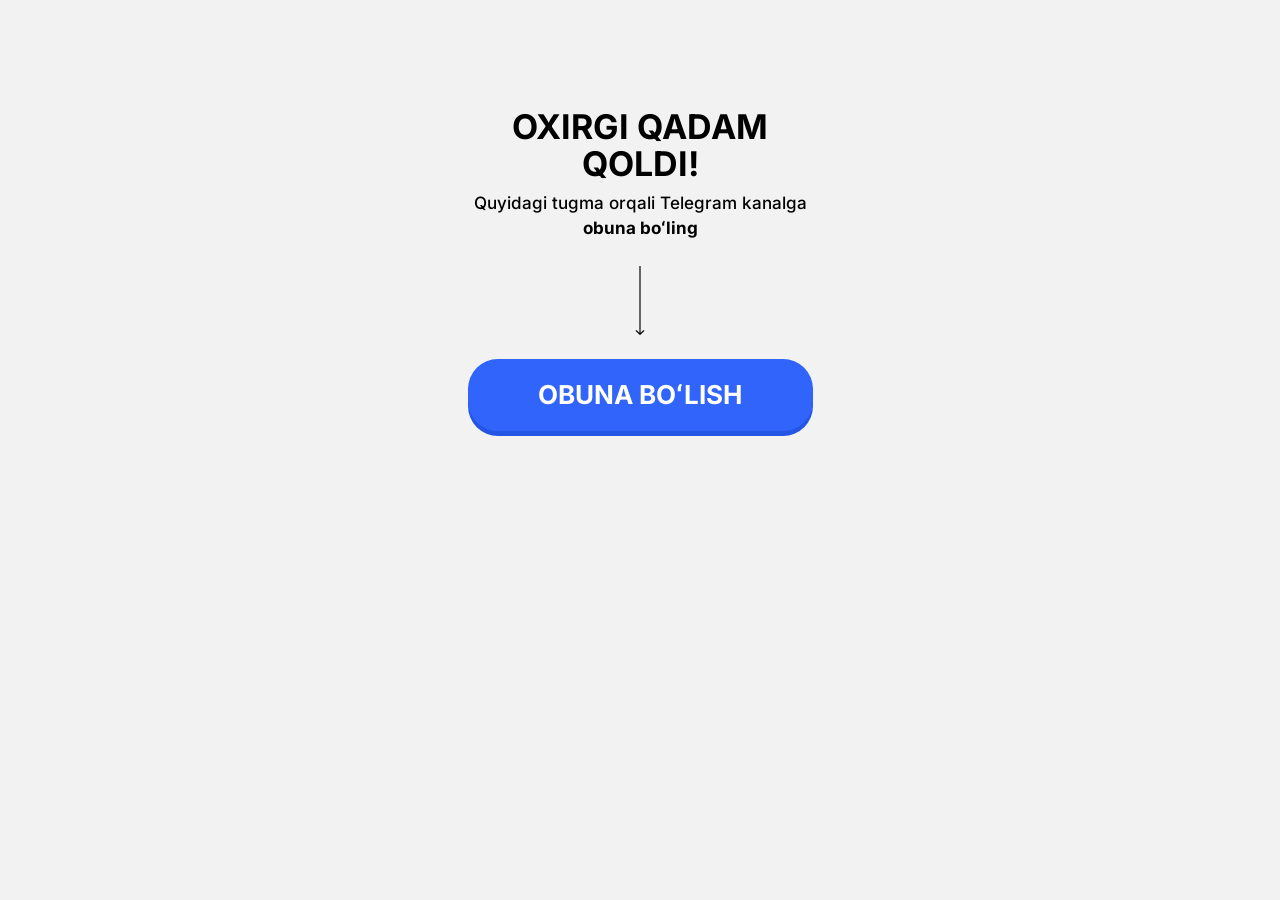
<file: thankYou.html>
<!doctype html>
<html lang="uz">
  <head>
    <meta charset="UTF-8" />
    <meta name="viewport" content="width=device-width, initial-scale=1" />
    <meta name="robots" content="noindex, nofollow" />
    <title>Oxirgi qadam qoldi — Telegram kanalga obuna boʻling</title>
    <meta
      name="description"
      content="Roʻyxatdan oʻtdingiz. Keyingi qadam uchun Telegram kanalga obuna boʻling."
    />
    <!-- Deliberately no webfont: a new project has no WOFF2 yet, and referencing
         one that does not exist is a broken reference. Restyle to the design once
         /fonts has run. -->
    <style>
@font-face{font-family:Inter;src:url(./fonts/inter-latin-400-800.woff2) format("woff2");font-style:normal;font-weight:400 800;font-display:swap}@font-face{font-family:"Inter Fallback";src:local("Arial");size-adjust:104.971%;ascent-override:92.287%;descent-override:22.979%;line-gap-override:0%}:root{--font:Inter,"Inter Fallback",Arial,sans-serif}
*{margin:0;padding:0;box-sizing:border-box}html{-webkit-text-size-adjust:100%}body{min-height:100vh;background:#f2f2f2;color:#000;font-family:var(--font);-webkit-font-smoothing:antialiased}.thanks{display:flex;flex-direction:column;align-items:center;max-width:390px;margin-inline:auto;padding:12vh 20px 40px;text-align:center}.thanks_title{margin-bottom:8px;font-weight:700;font-size:clamp(28px,8.5vw,34px);line-height:1.1;text-transform:uppercase}.thanks_text{margin-bottom:24px;font-weight:500;font-size:clamp(15px,4.4vw,17px);line-height:1.5}.thanks_text b{font-weight:700}.thanks_arrow{display:block;width:16px;height:69px;margin-bottom:24px}.thanks_btn{display:flex;align-items:center;justify-content:center;width:100%;max-width:345px;min-height:72px;padding:20px 12px;border-radius:30px;background:#3164FB;box-shadow:0 5px 0 0 #2455E4;color:#fff;font-weight:700;font-size:clamp(22px,6.5vw,26px);line-height:1;text-transform:uppercase;text-decoration:none}.thanks_btn:focus-visible{outline:3px solid #2455E4;outline-offset:3px}.thanks_error{margin-top:16px;font-size:14px;line-height:1.4;color:#c02626}
    </style>
  </head>
  <body>
    <main class="thanks">
      <h1 class="thanks_title">Oxirgi qadam qoldi!</h1>
      <p class="thanks_text">
        Quyidagi tugma orqali Telegram kanalga <b>obuna boʻling</b>
      </p>
      <svg class="thanks_arrow" viewBox="0 0 16 119" aria-hidden="true">
        <path
          d="M7.2929 118.707C7.68342 119.098 8.31659 119.098 8.70711 118.707L15.0711 112.343C15.4616 111.953 15.4616 111.319 15.0711 110.929C14.6805 110.538 14.0474 110.538 13.6569 110.929L8.00001 116.586L2.34315 110.929C1.95263 110.538 1.31946 110.538 0.928937 110.929C0.538413 111.319 0.538413 111.953 0.928937 112.343L7.2929 118.707ZM8 0L7 4.37114e-08L7.00001 118L8.00001 118L9.00001 118L9 -4.37114e-08L8 0Z"
          fill="#000"
        />
      </svg>
      <!-- To'g'ridan-to'g'ri t.me linki. Qisqartirgich (linktw.in va shunga o'xshash)
           qo'ymang: u 302 emas, 200 + HTML interstitial qaytaradi va Instagram ichki
           brauzerida "Open in app / Open in browser" ekranida qotib qoladi. -->
      <a class="thanks_btn thankYouBtn" href="https://t.me/+mSIMzS8OxGAxMDE6">Obuna boʻlish</a>
      <p class="thanks_error" id="errorMessage" style="display: none">
        Maʼlumot yuborilmadi. Sahifani yangilab, qaytadan urinib koʻring.
      </p>
    </main>
    <script defer src="./js/thankYou.js"></script>
    <!-- Meta Pixel Code -->
<script>
!function(f,b,e,v,n,t,s)
{if(f.fbq)return;n=f.fbq=function(){n.callMethod?
n.callMethod.apply(n,arguments):n.queue.push(arguments)};
if(!f._fbq)f._fbq=n;n.push=n;n.loaded=!0;n.version='2.0';
n.queue=[];t=b.createElement(e);t.async=!0;
t.src=v;s=b.getElementsByTagName(e)[0];
s.parentNode.insertBefore(t,s)}(window, document,'script',
'https://connect.facebook.net/en_US/fbevents.js');
fbq('init', '1569223030890988');
fbq('track', 'PageView');
</script>
<noscript><img alt="" loading="lazy" decoding="async" height="1" width="1" style="display:none"
src="https://www.facebook.com/tr?id=1569223030890988&ev=PageView&noscript=1"
/></noscript>
<!-- End Meta Pixel Code -->
  </body>
</html>
</file>
<file: css/main.css>
.gift-list{display:grid;gap:14px;width:356px;margin:20px auto 0}.gift-card{position:relative;min-height:135px;padding:24px 29px 20px 71px;border:1px solid #979797;border-radius:22px;background:#fff}.gift-card:first-child{min-height:158px;padding-top:15px;padding-bottom:16px}.gift-icon{position:absolute;left:15px;top:15px;display:grid;place-items:center;width:40px;height:40px;border-radius:9px;background:var(--gradient);color:#fff}.gift-icon svg{width:24px;height:24px}.gift-card h3{font-size:16px;font-weight:500;line-height:21px}.gift-card p{margin-top:14px;font-size:14px;line-height:18px;color:#383838}.gift-card:first-child p{margin-top:11px}.lessons{margin-top:32px}.lessons-title{width:378px;margin-inline:auto}.lesson-list{display:grid;gap:28px;width:353px;margin:16px 0 0 19px}.lesson{min-height:93px}.lesson:first-child{min-height:113px}.lesson h3{font-size:20px;font-weight:500;line-height:26px}.lesson p{width:320px;margin:7px 0 0 33px;color:#383838;font-size:14px;line-height:19.6px}.cta-2{margin-top:26px;margin-bottom:56px}@media(prefers-reduced-motion:reduce){*{transition-duration:.001ms!important}}.homeModal,.homeModalOverlay{position:fixed;top:0;left:0;width:100%;height:100vh}.homeModal{z-index:30;display:flex;justify-content:center;align-items:center}.homeModalOverlay{background-color:rgba(0,0,0,.3);backdrop-filter:blur(5px)}.homeFormContainer{position:fixed;top:50%;left:50%;transform:translate(-50%,-50%);z-index:30;width:100%;max-width:520px;margin:0 20px;padding:20px 40px 40px;background-color:#fff;color:#000;border-radius:8px;box-shadow:0 4px 12px rgba(0,0,0,.1)}.homeFormTop{display:flex;justify-content:space-between}.homeFormTopTitle{margin:0 auto 20px;font-family:var(--font);font-size:clamp(21px,6.6vw,24px);font-weight:600;text-align:center;color:#000}.closeButton{position:absolute;top:20px;right:20px;display:flex;justify-content:center;align-items:center;padding:4px;background:0 0;border:none;color:#000;cursor:pointer}.homeFormErrorText{margin-bottom:12px;padding:5px 0;font-family:var(--font);font-size:14px;color:#e53e3e}.HomeFormRowInput,.HomeFormRowLabel{font-family:var(--font);font-size:18px}.HomeFormRow{margin-bottom:20px}.HomeFormRowLabel{display:block;margin-bottom:6px;color:#000}.HomeFormRowInput{width:100%;height:50px;min-height:48px;padding:10px 16px;border:1px solid #c9c9c9;border-radius:6px;background-color:#f3f7f8;font-weight:400;outline:0;transition:border-color .2s}.HomeFormRowInput:focus{border-color:#3164FB}.HomeFormRowInput::placeholder{color:#aaa}.HomeFormBtn{position:relative;display:flex;align-items:center;justify-content:center;width:100%;height:60px;border:none;border-radius:10px;background-color:#3164FB;color:#fff;font-family:var(--font);font-size:28px;font-weight:700;text-transform:uppercase;cursor:pointer;transition:.3s}.phone-input-container{position:relative;display:flex;align-items:center;border:1px solid #c9c9c9;border-radius:6px;background-color:transparent}.phone-input-container:focus-within{border-color:#3164FB}.phone-field{flex:1}.selected-code{display:flex;margin-left:10px}.selected-country{display:flex;align-items:center;min-height:50px;min-width:max-content;padding:10px 0 10px 10px;border:none;border-radius:6px;background-color:transparent;font-family:var(--font)!important;font-size:18px;font-weight:400!important;cursor:pointer}.selected-flag,.country-flag{display:inline-block;min-width:22px;text-align:center}.country-dropdown{position:absolute;top:110%;left:0;width:100%;max-height:200px;overflow-y:auto;background-color:#fff;border:1px solid #c9c9c9;border-radius:6px;box-shadow:0 4px 12px rgba(0,0,0,.1);z-index:40;font-family:var(--font)!important;font-weight:400!important}@media screen and (max-width:768px){.homeFormContainer{max-width:100%;height:100vh;margin:0;padding:80px 20px 20px;border-radius:6px}.homeFormTopTitle{max-width:408px;margin:0 auto 15px;font-weight:700;text-align:center}.homeFormTop{flex-direction:column;align-items:flex-start}.closeButton{top:0;left:0;width:100%;height:50px;padding-right:20px;justify-content:end;background-color:#000;color:#fff}.homeFormErrorText{margin-bottom:8px;font-size:12px}.HomeFormRowLabel{margin-bottom:6px}.HomeFormRowInput{min-height:40px;padding:0 12px;background-color:transparent}.HomeFormRowInput::placeholder{color:#a3a3a3}.HomeFormBtn{margin-top:24px;font-size:18px;font-weight:700}}@media screen and (max-width:480px){.homeFormContainer{max-width:100%;height:100vh;margin:0;padding:80px 20px 20px;border-radius:6px}.homeFormTopTitle{margin:0 auto 15px;text-align:center}.homeFormErrorText{margin-bottom:8px;font-size:12px}.HomeFormRowLabel{margin-bottom:6px}.HomeFormRowInput{min-height:40px;padding:0 12px;border-radius:10px;background-color:transparent}.HomeFormRowInput::placeholder{color:#a3a3a3}.HomeFormBtn{height:50px;margin-top:24px;padding:10px 0;font-size:16px}}.country-option{display:flex;justify-content:space-between;align-items:center;padding:10px;font-family:var(--font);font-weight:400!important;cursor:pointer}.country-option:hover{background-color:#f3f7f8}.country-option.selected{background-color:#e6f0fa}
</file>
<file: a/css/main.css>
.gift-list{display:grid;gap:14px;width:356px;margin:20px auto 0}.gift-card{position:relative;min-height:135px;padding:24px 29px 20px 71px;border:1px solid #373737;border-radius:22px;background:#1f1f1f}.gift-card:first-child{min-height:158px;padding-top:15px;padding-bottom:16px}.gift-icon{position:absolute;left:15px;top:15px;display:grid;place-items:center;width:40px;height:40px;border:1px solid #373737;border-radius:9px;background:var(--ink);color:#fff}.gift-icon svg{width:24px;height:24px}.gift-card h3{font-size:16px;font-weight:500;line-height:21px}.gift-card p{margin-top:14px;font-size:14px;line-height:18px;color:#a7a7a7}.gift-card:first-child p{margin-top:11px}.lessons{margin-top:41px}.lessons-title{width:378px;margin-inline:auto}.lesson-list{display:grid;gap:30px;width:356px;margin:35px auto 0}.lesson{min-height:99px}.lesson:nth-child(-n+2){min-height:117px}.lesson-heading{display:flex;align-items:flex-start;justify-content:space-between;height:33px;border-bottom:1px solid #484848}.lesson-heading h3{padding-top:2px;font-size:20px;font-weight:500;line-height:26px}.lesson-number{font-size:26px;font-weight:700;line-height:32.5px}.lesson p{margin-top:12px;color:#989898;font-size:14px;line-height:18px}.lesson:nth-child(-n+2) p{max-width:346px}.lesson:nth-child(n+4) p{max-width:334px}.cta-2{margin-top:34px;margin-bottom:46px}@media(prefers-reduced-motion:reduce){*{transition-duration:.001ms!important}}.homeModal,.homeModalOverlay{position:fixed;top:0;left:0;width:100%;height:100vh}.homeModal{z-index:30;display:flex;justify-content:center;align-items:center}.homeModalOverlay{background-color:rgba(0,0,0,.3);backdrop-filter:blur(5px)}.homeFormContainer{position:fixed;top:50%;left:50%;transform:translate(-50%,-50%);z-index:30;width:100%;max-width:520px;margin:0 20px;padding:20px 40px 40px;background-color:#fff;color:#000;border-radius:8px;box-shadow:0 4px 12px rgba(0,0,0,.1)}.homeFormTop{display:flex;justify-content:space-between}.homeFormTopTitle{margin:0 auto 20px;font-family:var(--font);font-size:clamp(21px,6.6vw,24px);font-weight:600;text-align:center;color:#000}.closeButton{position:absolute;top:20px;right:20px;display:flex;justify-content:center;align-items:center;padding:4px;background:0 0;border:none;color:#000;cursor:pointer}.homeFormErrorText{margin-bottom:12px;padding:5px 0;font-family:var(--font);font-size:14px;color:#e53e3e}.HomeFormRowInput,.HomeFormRowLabel{font-family:var(--font);font-size:18px}.HomeFormRow{margin-bottom:20px}.HomeFormRowLabel{display:block;margin-bottom:6px;color:#000}.HomeFormRowInput{width:100%;height:50px;min-height:48px;padding:10px 16px;border:1px solid #c9c9c9;border-radius:6px;background-color:#f3f7f8;font-weight:400;outline:0;transition:border-color .2s}.HomeFormRowInput:focus{border-color:#FFD899}.HomeFormRowInput::placeholder{color:#aaa}.HomeFormBtn{position:relative;display:flex;align-items:center;justify-content:center;width:100%;height:60px;border:none;border-radius:10px;background-color:#FFD899;color:#492F0A;font-family:var(--font);font-size:28px;font-weight:700;text-transform:uppercase;cursor:pointer;transition:.3s}.phone-input-container{position:relative;display:flex;align-items:center;border:1px solid #c9c9c9;border-radius:6px;background-color:transparent}.phone-input-container:focus-within{border-color:#FFD899}.phone-field{flex:1}.selected-code{display:flex;margin-left:10px}.selected-country{display:flex;align-items:center;min-height:50px;min-width:max-content;padding:10px 0 10px 10px;border:none;border-radius:6px;background-color:transparent;font-family:var(--font)!important;font-size:18px;font-weight:400!important;cursor:pointer}.selected-flag,.country-flag{display:inline-block;min-width:22px;text-align:center}.country-dropdown{position:absolute;top:110%;left:0;width:100%;max-height:200px;overflow-y:auto;background-color:#fff;border:1px solid #c9c9c9;border-radius:6px;box-shadow:0 4px 12px rgba(0,0,0,.1);z-index:40;font-family:var(--font)!important;font-weight:400!important}@media screen and (max-width:768px){.homeFormContainer{max-width:100%;height:100vh;margin:0;padding:80px 20px 20px;border-radius:6px}.homeFormTopTitle{max-width:408px;margin:0 auto 15px;font-weight:700;text-align:center}.homeFormTop{flex-direction:column;align-items:flex-start}.closeButton{top:0;left:0;width:100%;height:50px;padding-right:20px;justify-content:end;background-color:#000;color:#fff}.homeFormErrorText{margin-bottom:8px;font-size:12px}.HomeFormRowLabel{margin-bottom:6px}.HomeFormRowInput{min-height:40px;padding:0 12px;background-color:transparent}.HomeFormRowInput::placeholder{color:#a3a3a3}.HomeFormBtn{margin-top:24px;font-size:18px;font-weight:700}}@media screen and (max-width:480px){.homeFormContainer{max-width:100%;height:100vh;margin:0;padding:80px 20px 20px;border-radius:6px}.homeFormTopTitle{margin:0 auto 15px;text-align:center}.homeFormErrorText{margin-bottom:8px;font-size:12px}.HomeFormRowLabel{margin-bottom:6px}.HomeFormRowInput{min-height:40px;padding:0 12px;border-radius:10px;background-color:transparent}.HomeFormRowInput::placeholder{color:#a3a3a3}.HomeFormBtn{height:50px;margin-top:24px;padding:10px 0;font-size:16px}}.country-option{display:flex;justify-content:space-between;align-items:center;padding:10px;font-family:var(--font);font-weight:400!important;cursor:pointer}.country-option:hover{background-color:#f3f7f8}.country-option.selected{background-color:#e6f0fa}
</file>
<file: b/css/main.css>
.benefit-list{display:grid;gap:14px;width:343px;margin:23px auto 0}.benefit-card{min-height:139px;border:1px solid #d9d9d9;border-radius:20px;background:#fff;overflow:hidden}.benefit-card:first-child{min-height:159px}.benefit-card h3{font-family:var(--font-heading);min-height:50px;padding:10px 18px 11px;border-bottom:1px solid #d9d9d9;color:#bc572f;font-size:22px;font-weight:700;line-height:28px}.benefit-card p{padding:9px 18px 17px;color:#5e5e5e;font-size:14px;font-weight:500;line-height:19.6px}.cta-2{margin-top:24px;margin-bottom:39px}@media(prefers-reduced-motion:reduce){*{transition-duration:.001ms!important}}.homeModal,.homeModalOverlay{position:fixed;top:0;left:0;width:100%;height:100vh}.homeModal{z-index:30;display:flex;justify-content:center;align-items:center}.homeModalOverlay{background-color:rgba(0,0,0,.3);backdrop-filter:blur(5px)}.homeFormContainer{position:fixed;top:50%;left:50%;transform:translate(-50%,-50%);z-index:30;width:100%;max-width:520px;margin:0 20px;padding:20px 40px 40px;background-color:#fff;color:#000;border-radius:8px;box-shadow:0 4px 12px rgba(0,0,0,.1)}.homeFormTop{display:flex;justify-content:space-between}.homeFormTopTitle{margin:0 auto 20px;font-family:var(--font);font-size:clamp(21px,6.6vw,24px);font-weight:600;text-align:center;color:#000}.closeButton{position:absolute;top:20px;right:20px;display:flex;justify-content:center;align-items:center;padding:4px;background:0 0;border:none;color:#000;cursor:pointer}.homeFormErrorText{margin-bottom:12px;padding:5px 0;font-family:var(--font);font-size:14px;color:#e53e3e}.HomeFormRowInput,.HomeFormRowLabel{font-family:var(--font);font-size:18px}.HomeFormRow{margin-bottom:20px}.HomeFormRowLabel{display:block;margin-bottom:6px;color:#000}.HomeFormRowInput{width:100%;height:50px;min-height:48px;padding:10px 16px;border:1px solid #c9c9c9;border-radius:6px;background-color:#f3f7f8;font-weight:400;outline:0;transition:border-color .2s}.HomeFormRowInput:focus{border-color:var(--orange)}.HomeFormRowInput::placeholder{color:#aaa}.HomeFormBtn{position:relative;display:flex;align-items:center;justify-content:center;width:100%;height:60px;border:none;border-radius:10px;background-color:var(--orange);color:#fff;font-family:var(--font);font-size:28px;font-weight:700;text-transform:uppercase;cursor:pointer;transition:.3s}.phone-input-container{position:relative;display:flex;align-items:center;border:1px solid #c9c9c9;border-radius:6px;background-color:transparent}.phone-input-container:focus-within{border-color:var(--orange)}.phone-field{flex:1}.selected-code{display:flex;margin-left:10px}.selected-country{display:flex;align-items:center;min-height:50px;min-width:max-content;padding:10px 0 10px 10px;border:none;border-radius:6px;background-color:transparent;font-family:var(--font)!important;font-size:18px;font-weight:400!important;cursor:pointer}.selected-flag,.country-flag{display:inline-block;min-width:22px;text-align:center}.country-dropdown{position:absolute;top:110%;left:0;width:100%;max-height:200px;overflow-y:auto;background-color:#fff;border:1px solid #c9c9c9;border-radius:6px;box-shadow:0 4px 12px rgba(0,0,0,.1);z-index:40;font-family:var(--font)!important;font-weight:400!important}@media screen and (max-width:768px){.homeFormContainer{max-width:100%;height:100vh;margin:0;padding:80px 20px 20px;border-radius:6px}.homeFormTopTitle{max-width:408px;margin:0 auto 15px;font-weight:700;text-align:center}.homeFormTop{flex-direction:column;align-items:flex-start}.closeButton{top:0;left:0;width:100%;height:50px;padding-right:20px;justify-content:end;background-color:#000;color:#fff}.homeFormErrorText{margin-bottom:8px;font-size:12px}.HomeFormRowLabel{margin-bottom:6px}.HomeFormRowInput{min-height:40px;padding:0 12px;background-color:transparent}.HomeFormRowInput::placeholder{color:#a3a3a3}.HomeFormBtn{margin-top:24px;font-size:18px;font-weight:700}}@media screen and (max-width:480px){.homeFormContainer{max-width:100%;height:100vh;margin:0;padding:80px 20px 20px;border-radius:6px}.homeFormTopTitle{margin:0 auto 15px;text-align:center}.homeFormErrorText{margin-bottom:8px;font-size:12px}.HomeFormRowLabel{margin-bottom:6px}.HomeFormRowInput{min-height:40px;padding:0 12px;border-radius:10px;background-color:transparent}.HomeFormRowInput::placeholder{color:#a3a3a3}.HomeFormBtn{height:50px;margin-top:24px;padding:10px 0;font-size:16px}}.country-option{display:flex;justify-content:space-between;align-items:center;padding:10px;font-family:var(--font);font-weight:400!important;cursor:pointer}.country-option:hover{background-color:#f3f7f8}.country-option.selected{background-color:#e6f0fa}
</file>
<file: c/css/main.css>
.gift-list{gap:3.07692cqw;margin-top:3.84615cqw;display:grid}.gift{background:#fff;border:.25641cqw solid #e0e7ff;border-radius:4.10256cqw;min-height:38.7179cqw;padding:4.10256cqw 2.82051cqw 4.35897cqw;box-shadow:0 1.02564cqw 2.5641cqw #c7d2fe1a}.gift:first-child{min-height:43.5897cqw}.gift-meta{justify-content:space-between;align-items:center;margin-bottom:3.07692cqw;display:flex}.badge{letter-spacing:.128205cqw;color:#fff;background:linear-gradient(90deg,#3164fb,#6546ef);border-radius:3.07692cqw;align-items:center;gap:1.28205cqw;padding:0 2.5641cqw;font-size:2.5641cqw;font-weight:800;line-height:5.89744cqw;display:inline-flex}.format{color:#4f46e5;background:#eef2ffb3;border:.25641cqw solid #e0e7ffb3;border-radius:3.07692cqw;padding:0 2.05128cqw;font-size:2.82051cqw;line-height:5.38462cqw}.gift-body{gap:2.5641cqw;display:flex}.gift-icon{background:linear-gradient(135deg,#eef2ff,#fff);border:.25641cqw solid #c7d2fecc;border-radius:3.07692cqw;flex:none;place-items:center;width:10.2564cqw;height:10.2564cqw;display:grid}.gift-icon img{width:5.38462cqw;height:5.38462cqw}.gift-copy{flex:1;min-width:0}.gift h3{letter-spacing:-.089744cqw;font-size:4.61538cqw;font-weight:700;line-height:5.64103cqw}.gift p{color:#64748b;letter-spacing:-.051282cqw;margin-top:1.02564cqw;font-size:3.58974cqw;line-height:5cqw}.gift:nth-child(2) .format{color:#0891b2;background:#ecfeff}.gift:nth-child(3) .format{color:#d97706;background:#fffbeb}.curriculum{background:#fff;padding:6.92308cqw 5.12821cqw 0}.curriculum .kicker{font-size:4.10256cqw;line-height:6.15385cqw}.curriculum h2{letter-spacing:-.153846cqw;font-size:6.15385cqw;font-weight:800;line-height:7.69231cqw}.section-description{color:#64748b;margin-top:2.30769cqw;font-size:3.58974cqw;line-height:5.64103cqw}.lesson-list{gap:4.10256cqw;margin:6.92308cqw 0 0;padding:0;list-style:none;display:grid}.lesson{background:#f8fafce6;border:.25641cqw solid #e2e8f0cc;border-radius:4.10256cqw;min-height:37.1795cqw;padding:4.10256cqw}.lesson:first-child{min-height:42.8205cqw}.lesson-head{border-bottom:.25641cqw solid #e2e8f070;justify-content:space-between;align-items:flex-start;gap:1.28205cqw;height:9.23077cqw;display:flex}.lesson h3{letter-spacing:-.128205cqw;white-space:nowrap;font-size:5.64103cqw;font-weight:700;line-height:6.41026cqw}.lesson h3:before{content:"";vertical-align:middle;background:#4f46e5;border-radius:50%;width:2.05128cqw;height:2.05128cqw;margin-right:2.05128cqw;display:inline-block}.lesson:nth-child(2) h3:before{background:#0891b2}.lesson-tag{white-space:nowrap;color:#4338ca;letter-spacing:.089744cqw;background:#e0e7ff;border:.25641cqw solid #c7d2fe99;border-radius:3.07692cqw;padding:.769231cqw 1.79487cqw;font-size:3.07692cqw;font-weight:800}.lesson p{color:#475569;letter-spacing:-.025641cqw;margin-top:4.35897cqw;font-size:3.58974cqw;line-height:5.64103cqw}.lesson:last-child{background:linear-gradient(110deg,#eef2ff,#f3ffff);border-color:#c7d2fee6}.lesson:last-child h3:before{background:#10b981}.lesson:last-child .lesson-tag{color:#fff;background:linear-gradient(90deg,#6366f1,#4338ca)}.closing{background:#fff;padding:4.87179cqw 4.87179cqw 9.74359cqw}.closing .cta{margin:auto}.blue .gift{padding-bottom:2.5641cqw}.blue .curriculum .kicker{line-height:5.12821cqw}.blue .lesson-list{margin-top:5.64103cqw}.blue .lesson{padding-bottom:2.05128cqw}.blue .gift:nth-child(n+2){min-height:38.6538cqw}.blue .gift h3,.blue .lesson p{letter-spacing:0}.blue .lesson-tag{height:5.89744cqw;padding:0 2.5641cqw;line-height:5.38462cqw}.blue .lesson:last-child .lesson-tag{height:5.38462cqw;line-height:4.87179cqw}.blue .closing .cta{transform:translate(-.128205cqw)}.blue .gift-meta{height:5.89744cqw}.blue .gift p{letter-spacing:0}.blue .lesson h3{letter-spacing:0}.blue .lesson-tag{letter-spacing:.141026cqw;font-size:3.58974cqw;font-weight:800}.homeModal,.homeModalOverlay{position:fixed;top:0;left:0;width:100%;height:100vh}.homeModal{z-index:30;display:flex;justify-content:center;align-items:center}.homeModalOverlay{background-color:rgba(0,0,0,.3);backdrop-filter:blur(5px)}.homeFormContainer{position:fixed;top:50%;left:50%;transform:translate(-50%,-50%);z-index:30;width:100%;max-width:520px;margin:0 20px;padding:20px 40px 40px;background-color:#fff;color:#000;border-radius:8px;box-shadow:0 4px 12px rgba(0,0,0,.1)}.homeFormTop{display:flex;justify-content:space-between}.homeFormTopTitle{margin:0 auto 20px;font-family:var(--font);font-size:clamp(21px,6.6vw,24px);font-weight:600;text-align:center;color:#000}.closeButton{position:absolute;top:20px;right:20px;display:flex;justify-content:center;align-items:center;padding:4px;background:0 0;border:none;color:#000;cursor:pointer}.homeFormErrorText{margin-bottom:12px;padding:5px 0;font-family:var(--font);font-size:14px;color:#e53e3e}.HomeFormRowInput,.HomeFormRowLabel{font-family:var(--font);font-size:18px}.HomeFormRow{margin-bottom:20px}.HomeFormRowLabel{display:block;margin-bottom:6px;color:#000}.HomeFormRowInput{width:100%;height:50px;min-height:48px;padding:10px 16px;border:1px solid #c9c9c9;border-radius:6px;background-color:#f3f7f8;font-weight:400;outline:0;transition:border-color .2s}.HomeFormRowInput:focus{border-color:#3164FB}.HomeFormRowInput::placeholder{color:#aaa}.HomeFormBtn{position:relative;display:flex;align-items:center;justify-content:center;width:100%;height:60px;border:none;border-radius:10px;background-color:#3164FB;color:#fff;font-family:var(--font);font-size:28px;font-weight:700;text-transform:uppercase;cursor:pointer;transition:.3s}.phone-input-container{position:relative;display:flex;align-items:center;border:1px solid #c9c9c9;border-radius:6px;background-color:transparent}.phone-input-container:focus-within{border-color:#3164FB}.phone-field{flex:1}.selected-code{display:flex;margin-left:10px}.selected-country{display:flex;align-items:center;min-height:50px;min-width:max-content;padding:10px 0 10px 10px;border:none;border-radius:6px;background-color:transparent;font-family:var(--font)!important;font-size:18px;font-weight:400!important;cursor:pointer}.selected-flag,.country-flag{display:inline-block;min-width:22px;text-align:center}.country-dropdown{position:absolute;top:110%;left:0;width:100%;max-height:200px;overflow-y:auto;background-color:#fff;border:1px solid #c9c9c9;border-radius:6px;box-shadow:0 4px 12px rgba(0,0,0,.1);z-index:40;font-family:var(--font)!important;font-weight:400!important}@media screen and (max-width:768px){.homeFormContainer{max-width:100%;height:100vh;margin:0;padding:80px 20px 20px;border-radius:6px}.homeFormTopTitle{max-width:408px;margin:0 auto 15px;font-weight:700;text-align:center}.homeFormTop{flex-direction:column;align-items:flex-start}.closeButton{top:0;left:0;width:100%;height:50px;padding-right:20px;justify-content:end;background-color:#000;color:#fff}.homeFormErrorText{margin-bottom:8px;font-size:12px}.HomeFormRowLabel{margin-bottom:6px}.HomeFormRowInput{min-height:40px;padding:0 12px;background-color:transparent}.HomeFormRowInput::placeholder{color:#a3a3a3}.HomeFormBtn{margin-top:24px;font-size:18px;font-weight:700}}@media screen and (max-width:480px){.homeFormContainer{max-width:100%;height:100vh;margin:0;padding:80px 20px 20px;border-radius:6px}.homeFormTopTitle{margin:0 auto 15px;text-align:center}.homeFormErrorText{margin-bottom:8px;font-size:12px}.HomeFormRowLabel{margin-bottom:6px}.HomeFormRowInput{min-height:40px;padding:0 12px;border-radius:10px;background-color:transparent}.HomeFormRowInput::placeholder{color:#a3a3a3}.HomeFormBtn{height:50px;margin-top:24px;padding:10px 0;font-size:16px}}.country-option{display:flex;justify-content:space-between;align-items:center;padding:10px;font-family:var(--font);font-weight:400!important;cursor:pointer}.country-option:hover{background-color:#f3f7f8}.country-option.selected{background-color:#e6f0fa}
</file>
<file: d/css/main.css>
.gift p{color:#64748b;letter-spacing:-.051282cqw;margin-top:1.02564cqw;font-size:3.58974cqw;line-height:5cqw}.gift:nth-child(2) .format{color:#0891b2;background:#ecfeff}.gift:nth-child(3) .format{color:#d97706;background:#fffbeb}.curriculum{background:#fff;padding:6.92308cqw 5.12821cqw 0}.curriculum h2{letter-spacing:-.153846cqw;font-size:6.15385cqw;font-weight:800;line-height:7.69231cqw}.section-description{color:#64748b;margin-top:2.30769cqw;font-size:3.58974cqw;line-height:5.64103cqw}.lesson-list{gap:4.10256cqw;margin:6.92308cqw 0 0;padding:0;list-style:none;display:grid}.lesson{background:#f8fafce6;border:.25641cqw solid #e2e8f0cc;border-radius:4.10256cqw;min-height:37.1795cqw;padding:4.10256cqw}.lesson:first-child{min-height:42.8205cqw}.lesson-head{border-bottom:.25641cqw solid #e2e8f070;justify-content:space-between;align-items:flex-start;gap:1.28205cqw;height:9.23077cqw;display:flex}.lesson h3{letter-spacing:-.128205cqw;white-space:nowrap;font-size:5.64103cqw;font-weight:700;line-height:6.41026cqw}.lesson h3:before{content:"";vertical-align:middle;background:#4f46e5;border-radius:50%;width:2.05128cqw;height:2.05128cqw;margin-right:2.05128cqw;display:inline-block}.lesson:nth-child(2) h3:before{background:#0891b2}.lesson-tag{white-space:nowrap;color:#4338ca;letter-spacing:.089744cqw;background:#e0e7ff;border:.25641cqw solid #c7d2fe99;border-radius:3.07692cqw;padding:.769231cqw 1.79487cqw;font-size:3.07692cqw;font-weight:800}.lesson p{color:#475569;letter-spacing:-.025641cqw;margin-top:4.35897cqw;font-size:3.58974cqw;line-height:5.64103cqw}.lesson:last-child{background:linear-gradient(110deg,#eef2ff,#f3ffff);border-color:#c7d2fee6}.lesson:last-child h3:before{background:#10b981}.lesson:last-child .lesson-tag{color:#fff;background:linear-gradient(90deg,#6366f1,#4338ca)}.closing{background:#fff;padding:4.87179cqw 4.87179cqw 9.74359cqw}.closing .cta{margin:auto}.closing p{text-align:center;color:#2a241cbf;margin-top:4.35897cqw;font-size:3.58974cqw}.gold .curriculum h2{text-align:center;color:#1c1813}.gold .section-description{text-align:center;margin-top:0}.gold .lesson-list{padding-left:7.17949cqw;position:relative}.gold .lesson-list:before{content:"";position:absolute}.gold .lesson{border-radius:3.07692cqw;position:relative}.gold .lesson h3{color:#1c1813}.gold .lesson h3:before{display:none}.gold .lesson-tag{color:#b45309;background:#fffbeb;border-style:solid;border-width:.25641cqw;border-image:}.gold .lesson:last-child .lesson-tag{color:#b45309;background:#fffbeb}.step{color:#92400e;background:#fffdf8;border:.25641cqw solid #f6d590;border-radius:2.05128cqw;place-items:center;width:6.41026cqw;height:6.41026cqw;font-size:2.5641cqw;font-weight:700;display:grid;position:absolute;top:3.84615cqw;left:-7.4359cqw}.gold .gift:nth-child(2) .format,.gold .gift:nth-child(3) .format{color:#b45309;background:#fffbeb}.gold .gift p,.gold .lesson p{letter-spacing:0}.gold .closing .cta{position:relative}.gold .gift:nth-child(2) .badge{width:27.8359cqw}.gold .gift:nth-child(3) .badge{width:27.8718cqw}.gold .gift:nth-child(2) .format{color:#b45309cc;background:#fffbebcc;width:17.9487cqw}.gold .gift:nth-child(3) .format{color:#b45309cc;background:#fffbebcc;min-width:21.9231cqw}.gold .gift p{letter-spacing:0;color:#2a241cbf;opacity:1;margin-top:1.16923cqw;font-size:3.58974cqw;line-height:5.64103cqw}.gold .curriculum{background:#faf7f0;padding:7.17949cqw 5.38462cqw 5.12821cqw}.gold .curriculum h2{letter-spacing:-.128205cqw;font-size:6.15385cqw;font-weight:800;line-height:7.69231cqw}.gold .section-description{color:#2a241cb3;font-size:4.10256cqw;line-height:6.15385cqw}.gold .lesson-list{gap:0;margin-top:5.12821cqw}.gold .lesson-list:before{background:linear-gradient(#fcd34d,#fde68acc 50%,#fde68a00);width:.384615cqw;top:4.10256cqw;bottom:5.12821cqw;left:3.33333cqw}.gold .lesson{background:#fffffff2;border-color:#f3ede0e6;min-height:34.8718cqw;padding:3.46154cqw 4.10256cqw 4.10256cqw;box-shadow:0 .25641cqw .512821cqw #0000000d}.gold .lesson:first-child{min-height:40.5128cqw}.gold .lesson:last-child{background:#fffffff2;border-color:#f3ede0e6}.gold .lesson-head{border-bottom-color:#faf7ee;height:8.07692cqw}.gold .lesson h3{letter-spacing:-.08641cqw;font-size:4.61538cqw;line-height:6.15385cqw}.gold .lesson-tag{letter-spacing:.128205cqw;border-color:#fde68a99;border-radius:2.69231cqw;height:5.38462cqw;margin-top:.641026cqw;padding:0 2.05128cqw;font-size:2.5641cqw;font-weight:600;line-height:4.87179cqw}.gold .lesson p{letter-spacing:0;color:#2a241ccc;margin-top:1.79487cqw;font-size:3.58974cqw;line-height:5.64103cqw}.gold .step{letter-spacing:-.064103cqw;background:#fff;border-color:#ffdc67;border-radius:3.07692cqw;width:6.15385cqw;height:6.15385cqw;font-family:Inter,"Inter Fallback",Arial,sans-serif;font-size:2.5641cqw;font-weight:700;top:3.84615cqw;left:-6.92308cqw;box-shadow:0 0 0 .512821cqw #fff4cc,0 1.02564cqw 3.07692cqw -.512821cqw #00000008,0 2.5641cqw 7.69231cqw -1.28205cqw #d9770614}.gold .closing{background:#fff7ea;padding:1.02564cqw 4.10256cqw 7.11538cqw}.gold .closing p{color:#2a241cbf;margin-top:1.34615cqw;font-size:3.58974cqw;line-height:5.64103cqw}.gold .lesson:nth-child(2) p,.gold .lesson:nth-child(5) p{letter-spacing:-.038462cqw}.homeModal,.homeModalOverlay{position:fixed;top:0;left:0;width:100%;height:100vh}.homeModal{z-index:30;display:flex;justify-content:center;align-items:center}.homeModalOverlay{background-color:rgba(0,0,0,.3);backdrop-filter:blur(5px)}.homeFormContainer{position:fixed;top:50%;left:50%;transform:translate(-50%,-50%);z-index:30;width:100%;max-width:520px;margin:0 20px;padding:20px 40px 40px;background-color:#fff;color:#000;border-radius:8px;box-shadow:0 4px 12px rgba(0,0,0,.1)}.homeFormTop{display:flex;justify-content:space-between}.homeFormTopTitle{margin:0 auto 20px;font-family:var(--font);font-size:clamp(21px,6.6vw,24px);font-weight:600;text-align:center;color:#000}.closeButton{position:absolute;top:20px;right:20px;display:flex;justify-content:center;align-items:center;padding:4px;background:0 0;border:none;color:#000;cursor:pointer}.homeFormErrorText{margin-bottom:12px;padding:5px 0;font-family:var(--font);font-size:14px;color:#e53e3e}.HomeFormRowInput,.HomeFormRowLabel{font-family:var(--font);font-size:18px}.HomeFormRow{margin-bottom:20px}.HomeFormRowLabel{display:block;margin-bottom:6px;color:#000}.HomeFormRowInput{width:100%;height:50px;min-height:48px;padding:10px 16px;border:1px solid #c9c9c9;border-radius:6px;background-color:#f3f7f8;font-weight:400;outline:0;transition:border-color .2s}.HomeFormRowInput:focus{border-color:var(--gold)}.HomeFormRowInput::placeholder{color:#aaa}.HomeFormBtn{position:relative;display:flex;align-items:center;justify-content:center;width:100%;height:60px;border:none;border-radius:10px;background-color:var(--gold);color:#6b2c00;font-family:var(--font);font-size:28px;font-weight:700;text-transform:uppercase;cursor:pointer;transition:.3s}.phone-input-container{position:relative;display:flex;align-items:center;border:1px solid #c9c9c9;border-radius:6px;background-color:transparent}.phone-input-container:focus-within{border-color:var(--gold)}.phone-field{flex:1}.selected-code{display:flex;margin-left:10px}.selected-country{display:flex;align-items:center;min-height:50px;min-width:max-content;padding:10px 0 10px 10px;border:none;border-radius:6px;background-color:transparent;font-family:var(--font)!important;font-size:18px;font-weight:400!important;cursor:pointer}.selected-flag,.country-flag{display:inline-block;min-width:22px;text-align:center}.country-dropdown{position:absolute;top:110%;left:0;width:100%;max-height:200px;overflow-y:auto;background-color:#fff;border:1px solid #c9c9c9;border-radius:6px;box-shadow:0 4px 12px rgba(0,0,0,.1);z-index:40;font-family:var(--font)!important;font-weight:400!important}@media screen and (max-width:768px){.homeFormContainer{max-width:100%;height:100vh;margin:0;padding:80px 20px 20px;border-radius:6px}.homeFormTopTitle{max-width:408px;margin:0 auto 15px;font-weight:700;text-align:center}.homeFormTop{flex-direction:column;align-items:flex-start}.closeButton{top:0;left:0;width:100%;height:50px;padding-right:20px;justify-content:end;background-color:#000;color:#fff}.homeFormErrorText{margin-bottom:8px;font-size:12px}.HomeFormRowLabel{margin-bottom:6px}.HomeFormRowInput{min-height:40px;padding:0 12px;background-color:transparent}.HomeFormRowInput::placeholder{color:#a3a3a3}.HomeFormBtn{margin-top:24px;font-size:18px;font-weight:700}}@media screen and (max-width:480px){.homeFormContainer{max-width:100%;height:100vh;margin:0;padding:80px 20px 20px;border-radius:6px}.homeFormTopTitle{margin:0 auto 15px;text-align:center}.homeFormErrorText{margin-bottom:8px;font-size:12px}.HomeFormRowLabel{margin-bottom:6px}.HomeFormRowInput{min-height:40px;padding:0 12px;border-radius:10px;background-color:transparent}.HomeFormRowInput::placeholder{color:#a3a3a3}.HomeFormBtn{height:50px;margin-top:24px;padding:10px 0;font-size:16px}}.country-option{display:flex;justify-content:space-between;align-items:center;padding:10px;font-family:var(--font);font-weight:400!important;cursor:pointer}.country-option:hover{background-color:#f3f7f8}.country-option.selected{background-color:#e6f0fa}
</file>
